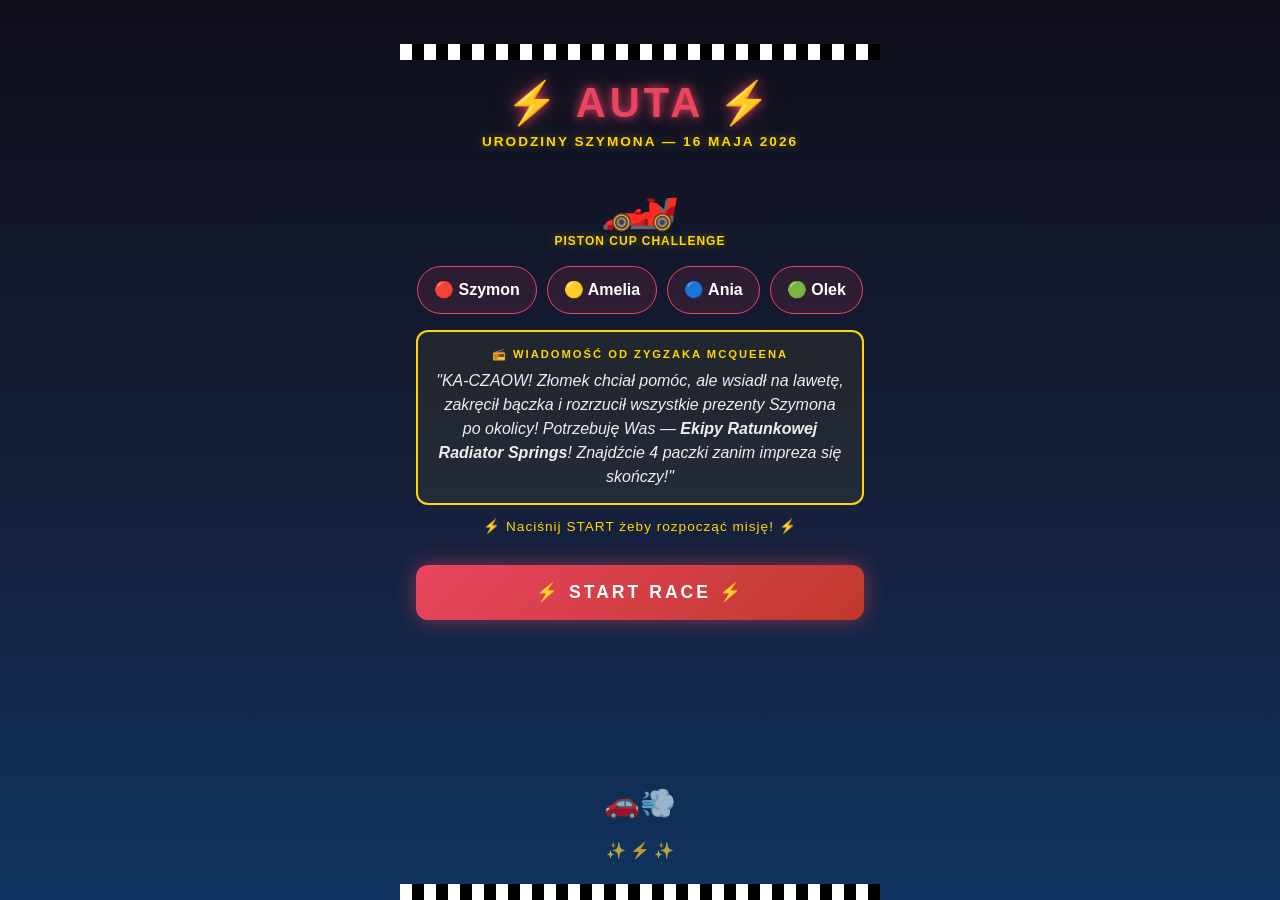
<file: index.html>
<!DOCTYPE html>
<html lang="pl">
<head>
  <meta charset="UTF-8">
  <meta name="viewport" content="width=device-width, initial-scale=1.0">
  <meta name="theme-color" content="#0f0f1a">
  <title>Auta — Urodziny Szymona ⚡</title>
  <link rel="stylesheet" href="assets/style.css">
</head>
<body>
  <div class="page">
    <div class="flag-strip"></div>

    <div class="neon-title">⚡ AUTA ⚡</div>
    <div class="gold-text">Urodziny Szymona — 16 maja 2026</div>

    <div class="hero-emoji">🏎️</div>
    <div class="gold-text" style="letter-spacing:1px;font-size:0.75rem;">PISTON CUP CHALLENGE</div>

    <div class="racers">
      <div class="racer-chip">🔴 Szymon</div>
      <div class="racer-chip">🟡 Amelia</div>
      <div class="racer-chip">🔵 Ania</div>
      <div class="racer-chip">🟢 Olek</div>
    </div>

    <div class="mission-box">
      <div class="mission-label">📻 Wiadomość od Zygzaka McQueena</div>
      <div class="mission-text">
        <em>"KA-CZAOW! Złomek chciał pomóc, ale wsiadł na lawetę, zakręcił bączka i rozrzucił wszystkie prezenty Szymona po okolicy! Potrzebuję Was — <strong>Ekipy Ratunkowej Radiator Springs</strong>! Znajdźcie 4 paczki zanim impreza się skończy!"</em>
      </div>
    </div>

    <div class="task-hint" style="margin:12px 16px;">
      ⚡ Naciśnij START żeby rozpocząć misję! ⚡
    </div>

    <a class="btn-primary" href="zadanie/1/">⚡ START RACE ⚡</a>

    <div class="bottom-deco">🚗💨<br><span style="font-size:1rem;">✨ ⚡ ✨</span></div>
    <div class="flag-strip" style="margin-top:8px;"></div>
  </div>

  <script>
    // Reset całego stanu gry przy każdym powrocie na stronę główną
    const _pfx = 'auta_szymon_26_';
    Object.keys(localStorage).filter(k => k.startsWith(_pfx)).forEach(k => localStorage.removeItem(k));
  </script>
</body>
</html>
</file>
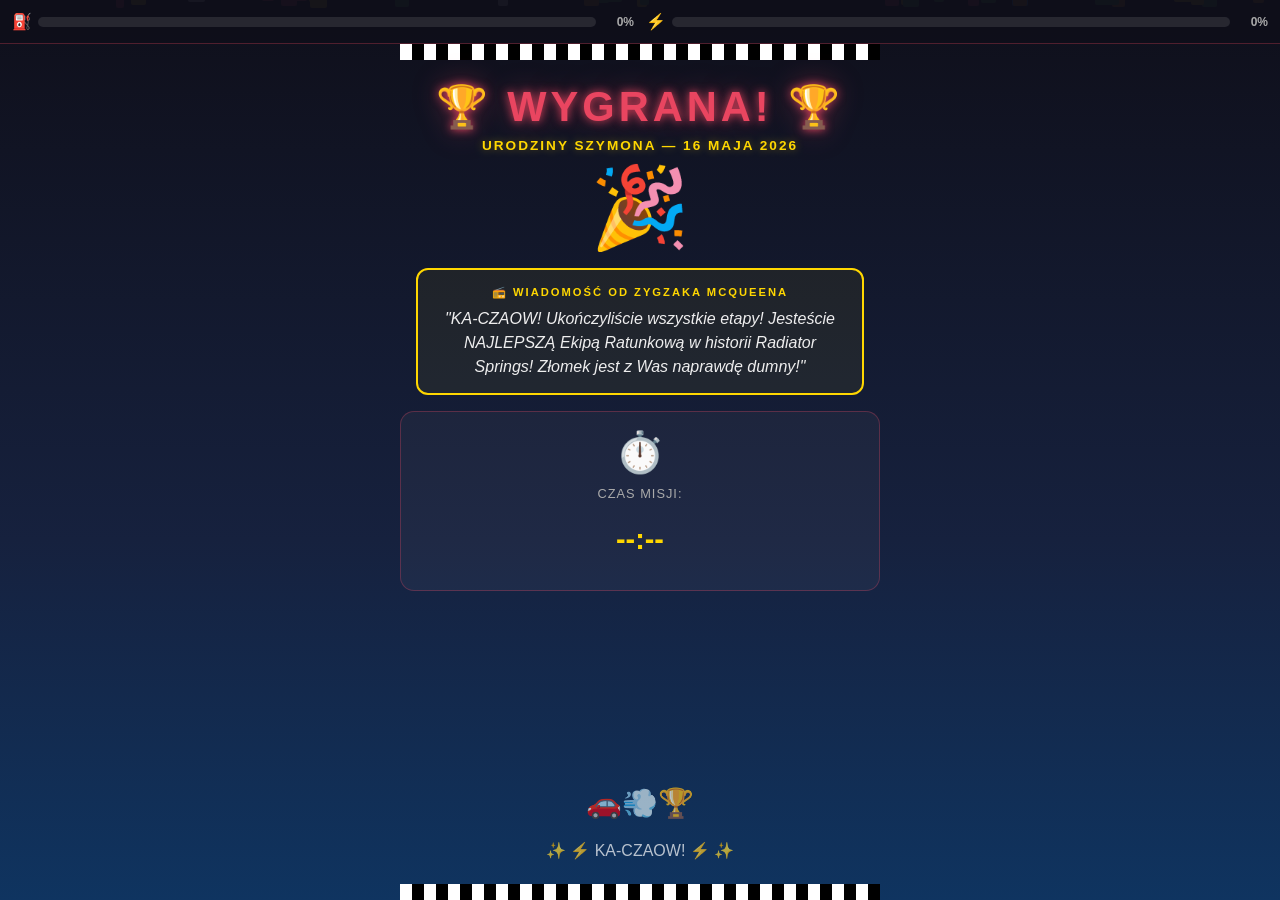
<file: final/index.html>
<!DOCTYPE html>
<html lang="pl">
<head>
  <meta charset="UTF-8">
  <meta name="viewport" content="width=device-width, initial-scale=1.0">
  <meta name="theme-color" content="#0f0f1a">
  <title>🏆 Wygraliście! — Auta Szymon</title>
  <link rel="stylesheet" href="../assets/style.css">
  <style>
    @keyframes confetti-fall {
      0%   { transform: translateY(-20px) rotate(0deg); opacity:1; }
      100% { transform: translateY(100vh)  rotate(720deg); opacity:0; }
    }
    .confetti-piece {
      position: fixed; top:-10px; width:10px; height:10px;
      border-radius:2px; animation: confetti-fall linear infinite;
      pointer-events:none; z-index:0;
    }
    .content-above { position:relative; z-index:1; }
  </style>
</head>
<body>
  <div id="confetti-container"></div>

  <div class="page content-above">
    <div class="flag-strip"></div>

    <div class="neon-title" style="margin-top:24px;">🏆 WYGRANA! 🏆</div>
    <div class="gold-text">Urodziny Szymona — 16 maja 2026</div>

    <div class="hero-emoji" style="font-size:5rem;">🎉</div>

    <div class="mission-box" style="margin:16px;">
      <div class="mission-label">📻 Wiadomość od Zygzaka McQueena</div>
      <div class="mission-text">
        <em>"KA-CZAOW! Ukończyliście wszystkie etapy!
        Jesteście NAJLEPSZĄ Ekipą Ratunkową w historii Radiator Springs!
        Złomek jest z Was naprawdę dumny!"</em>
      </div>
    </div>

    <!-- Time display -->
    <div class="task-card" style="margin:0 16px 16px;">
      <div class="task-card-icon">⏱️</div>
      <div class="task-card-text">
        <div style="font-size:0.8rem;color:#aaa;text-transform:uppercase;letter-spacing:1px;">Czas misji:</div>
        <div class="task-countdown ok" id="elapsed-time" style="font-size:1.8rem;margin-top:4px;">--:--</div>
      </div>
    </div>

    <div class="bottom-deco">🚗💨🏆<br><span style="font-size:1rem;">✨ ⚡ KA-CZAOW! ⚡ ✨</span></div>
    <div class="flag-strip" style="margin-top:8px;"></div>
  </div>

  <script src="../assets/game.js"></script>
  <script>
    // Elapsed time
    const start = GameState.getStartTime();
    if (start) {
      const ms  = Date.now() - start;
      const m   = Math.floor(ms/60000);
      const s   = Math.floor((ms%60000)/1000);
      document.getElementById('elapsed-time').textContent = m + ' min ' + s + 's';
    }

    // Confetti
    const colors = ['#e94560','#FFD700','#4CAF50','#2196F3','#FF9800','#ffffff'];
    const cont   = document.getElementById('confetti-container');
    for (let i = 0; i < 40; i++) {
      const el = document.createElement('div');
      el.className = 'confetti-piece';
      el.style.left              = Math.random()*100 + 'vw';
      el.style.background        = colors[Math.floor(Math.random()*colors.length)];
      el.style.animationDuration = (2 + Math.random()*3) + 's';
      el.style.animationDelay    = (Math.random()*3) + 's';
      el.style.width             = (8+Math.random()*10) + 'px';
      el.style.height            = (8+Math.random()*10) + 'px';
      cont.appendChild(el);
    }
  </script>
</body>
</html>
</file>
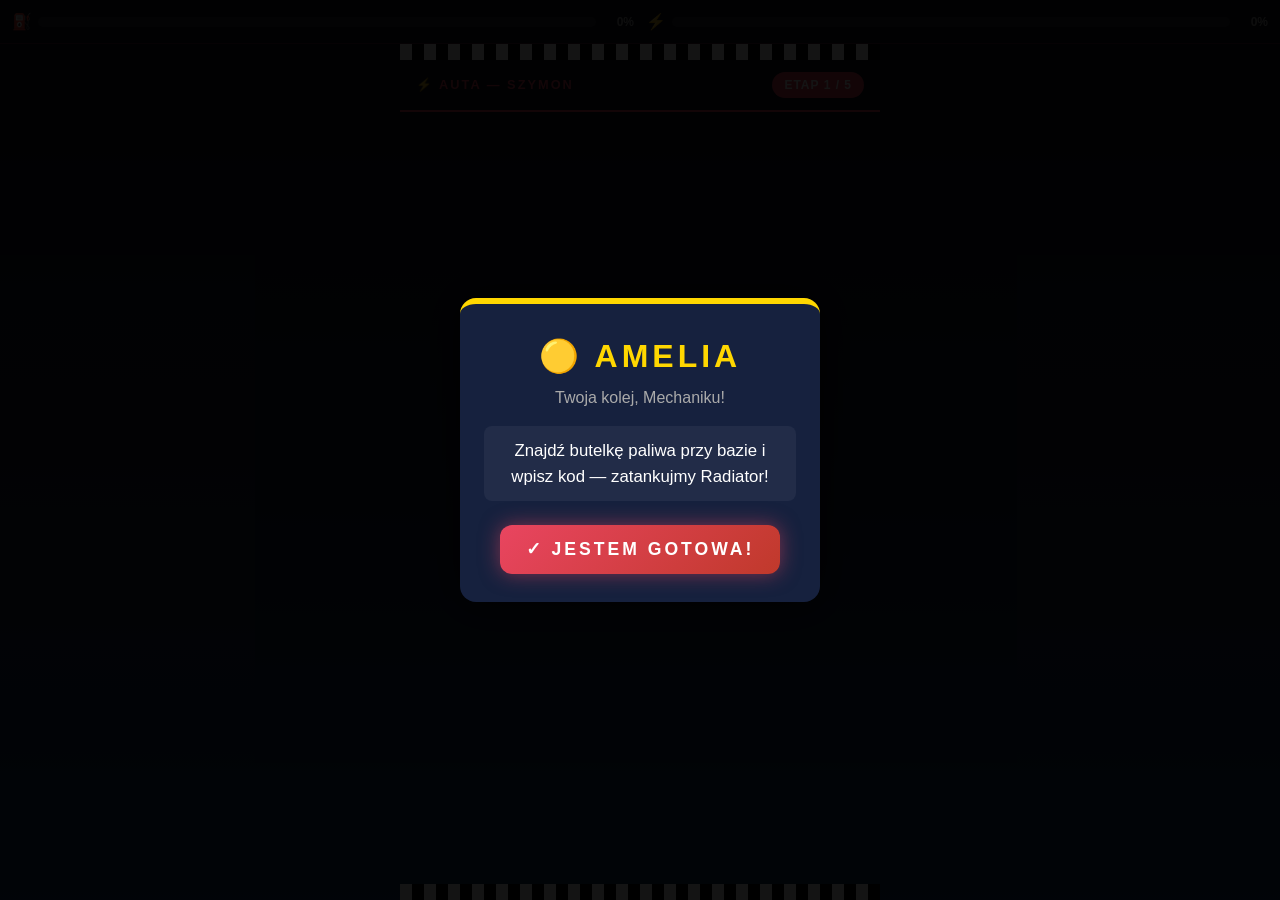
<file: zadanie/1/index.html>
<!DOCTYPE html>
<html lang="pl">
<head>
  <meta charset="UTF-8">
  <meta name="viewport" content="width=device-width, initial-scale=1.0">
  <meta name="theme-color" content="#0f0f1a">
  <title>Etap 1 — Auta Szymon</title>
  <link rel="stylesheet" href="../../assets/style.css">
</head>
<body>
  <div class="page">
    <div class="flag-strip"></div>
    <div class="task-header">
      <span class="site-name">⚡ Auta — Szymon</span>
      <span class="task-badge">ETAP 1 / 5</span>
    </div>

    <!-- Phase 1: Amelia — fuel bottle code -->
    <div id="phase-fuel" class="task-body">
      <div id="fuel-content" style="display:none;">
        <div class="task-step-label">⛽ Zatankuj Radiator!</div>
        <div class="task-title">Wpisz Kod Paliwa!</div>
        <div class="task-card" style="border-color:#FF9800;">
          <div class="task-card-icon">🔧</div>
          <div class="task-card-text">
            <em>Złomek: "Szefowo, jesteśmy bez paliwa! Znajdź butelkę paliwa przy bazie startowej i wpisz kod z naklejki!"</em>
          </div>
        </div>
        <div class="task-card" style="border-color:#FF9800;margin-top:8px;">
          <div class="task-card-icon">⛽</div>
          <div class="task-card-text">
            <strong>Paliwo (⛽)</strong><br>
            Przy każdej lokacji jest ukryta <strong>butelka paliwa</strong> z kodem. Wpisz kod żeby dolać +30% paliwa!
          </div>
        </div>
        <div class="backup-input-wrap" style="margin-top:16px;">
          <input id="fuel-code" type="text" maxlength="6" placeholder="??????"
            style="text-transform:uppercase;letter-spacing:3px;">
          <button id="fuel-submit" class="btn-primary" style="margin:0;">⛽ Tankuj!</button>
        </div>
        <div id="fuel-error" style="display:none;color:#e94560;font-size:0.88rem;margin-top:8px;text-align:center;">
          Błędny kod! Sprawdź naklejkę na butelce.
        </div>

      </div>
    </div>

    <!-- Phase 2: Olek — rhythm tap to start engine -->
    <div id="phase-engine" class="task-body" style="display:none;">
      <div id="engine-content" style="display:none;">
        <div class="task-step-label">🔑 Odpal Silnik!</div>
        <div class="task-title">Tapaj w rytm!</div>
        <div class="task-card" style="border-color:#4CAF50;">
          <div class="task-card-icon">🏎️</div>
          <div class="task-card-text">
            <em>Złomek: "Silnik nie odpala! Olek, wciskaj gaz dokładnie gdy kółko się zapali — wyczuj rytm silnika!"</em>
          </div>
        </div>
        <div style="text-align:center;margin-top:16px;">
          <div id="engine-ring" style="width:140px;height:140px;border-radius:50%;border:6px solid #333;
            margin:0 auto;display:flex;align-items:center;justify-content:center;
            font-size:3rem;transition:all 0.15s;cursor:pointer;user-select:none;">
            🏎️
          </div>
          <div id="engine-status" style="margin-top:12px;font-size:1.1rem;color:#aaa;">Czekaj na zielone...</div>
          <div style="margin-top:8px;">
            <span id="engine-score" style="font-size:1.5rem;font-weight:900;color:#4CAF50;">0</span>
            <span style="color:#888;"> / 5</span>
          </div>
          <div class="speed-progress-track" style="margin-top:8px;">
            <div class="speed-progress-fill" id="engine-fill" style="background:#4CAF50;"></div>
          </div>
        </div>
      </div>
    </div>

    <!-- Phase 3: Ania — shake to charge battery -->
    <div id="phase-shake" class="task-body" style="display:none;">
      <div id="shake-content" style="display:none;">
        <div class="task-step-label">⚡ Naładuj Baterię!</div>
        <div class="task-title">Potrząśnij Telefonem!</div>
        <div class="task-card" style="border-color:#4CAF50;">
          <div class="task-card-icon">🔋</div>
          <div class="task-card-text">
            <em>Złomek: "Stać! Bateria Radiatora jest rozładowana! Ania, potrząśnij telefonem żeby ją naładować — dopiero potem ruszamy!"</em>
          </div>
        </div>
        <div class="task-card" style="border-color:#4CAF50;margin-top:8px;">
          <div class="task-card-icon">⚡</div>
          <div class="task-card-text">
            <strong>Bateria (⚡)</strong><br>
            Każde potrząśnięcie ładuje baterię. Bez baterii auto nie jedzie! Ania jest odpowiedzialna za ładowanie!
          </div>
        </div>
        <div class="speed-widget" style="margin-top:12px;">
          <div class="speed-number" id="shake-count">0</div>
          <div class="speed-unit">/ 10 POTRZĄŚNIĘĆ</div>
          <div class="speed-progress-track">
            <div class="speed-progress-fill" id="shake-fill"></div>
          </div>
        </div>
        <button id="shake-fallback" class="btn-primary" style="display:none;margin-top:12px;">
          Dotknij 10 razy (brak akcelerometru)
        </button>
      </div>
    </div>

    <!-- Phase 4: Szymon — GPS nav to Location 0 -->
    <div id="phase-nav" class="task-body" style="display:none;">
      <div id="nav-content" style="display:none;">
        <div class="task-step-label">🎯 Stare Wraki — Cel!</div>
        <div class="task-title">Jedź za strzałką!</div>
        <div class="task-card">
          <div class="task-card-icon">📻</div>
          <div class="task-card-text">
            <em>Złomek: "Bateria naładowana — ruszajcie! Szymon, jedź za strzałką do Starych Wraków!"</em>
          </div>
        </div>
        <div class="nav-widget">
          <div class="nav-arrow-wrap" id="nav-arrow-wrap">
            <span class="nav-arrow" id="nav-arrow">⬆️</span>
          </div>
          <div class="nav-distance" id="nav-distance">-- <span>m</span></div>
          <div class="nav-hint" id="nav-hint">Szukam sygnału GPS...</div>
          <div class="nav-status" id="nav-status">Czekam na GPS...</div>
        </div>
        <div class="task-hint">Jedź za strzałką! Double-tap na status żeby pominąć (dev).</div>
      </div>
    </div>

    <!-- Phase 5: Amelia — reads hint to E2 -->
    <div id="phase-hint" class="task-body" style="display:none;">
      <div id="hint-content" style="display:none;">
        <div class="task-step-label">🗺️ Wskazówka do Etapu 2</div>
        <div class="task-title">Przeczytaj drużynie!</div>
        <div class="task-card" style="border-color:#FFD700;">
          <div class="task-card-icon">📻</div>
          <div class="task-card-text">
            <strong>Złomek:</strong> <em>"Szukajcie tagu NFC przy:"</em><br><br>
            <span style="color:#FFD700;font-weight:700;font-size:1.1rem;" id="e2-hint-text">PLACEHOLDER</span>
          </div>
        </div>

      </div>
    </div>

    <div class="flag-strip" style="margin-top:auto;"></div>
  </div>

  <script src="../../assets/game.js"></script>
  <script>
    // ── Phase 1: Amelia — fuel bottle ───────────────────────────
    showHandoff('amelia', 'Znajdź butelkę paliwa przy bazie i wpisz kod — zatankujmy Radiator!', startFuel);

    function startFuel() {
      document.getElementById('fuel-content').style.display = 'block';
      const USED_KEY = 'auta_szymon_26_refuel_1';

      function tryFuel() {
        const code = document.getElementById('fuel-code').value.trim().toUpperCase();
        if (code === FUEL_BOTTLE_CODES[1]) {
          Resources.addBenzyna(30);
          localStorage.setItem(USED_KEY, '1');
          showSuccess('amelia', 'Zbak pełny! +30% paliwa dla Radiatora! ⛽', onFuelDone);
        } else {
          const er = document.getElementById('fuel-error');
          er.style.display = 'block';
          setTimeout(() => er.style.display = 'none', 2500);
        }
      }

      document.getElementById('fuel-submit').addEventListener('click', tryFuel);
      document.getElementById('fuel-code').addEventListener('keydown', e => { if (e.key === 'Enter') tryFuel(); });

    }

    function onFuelDone() {
      document.getElementById('phase-fuel').style.display    = 'none';
      document.getElementById('phase-engine').style.display  = 'block';
      showHandoff('olek', 'Silnik nie odpala! Wciskaj gaz dokładnie gdy kółko się zapali — wyczuj rytm!', startEngine);
    }

    // ── Phase 2: Olek — rhythm tap game ─────────────────────────
    function startEngine() {
      document.getElementById('engine-content').style.display = 'block';
      const ring    = document.getElementById('engine-ring');
      const status  = document.getElementById('engine-status');
      const scoreEl = document.getElementById('engine-score');
      const fillEl  = document.getElementById('engine-fill');
      const NEEDED  = 5;
      let score = 0, active = false, canTap = true, loopTimer = null;

      // Rhythm: ring pulses green every ~1.2s, stays green for 600ms
      function pulse() {
        if (score >= NEEDED) return;
        active = true;
        ring.style.borderColor = '#4CAF50';
        ring.style.boxShadow   = '0 0 30px #4CAF50, 0 0 60px rgba(76,175,80,0.4)';
        ring.style.transform   = 'scale(1.1)';
        status.textContent     = 'TERAZ!';
        status.style.color     = '#4CAF50';
        GameAlert.beep(440, 100, 0.3);
        // Window closes after 600ms
        setTimeout(() => {
          if (!active) return; // already tapped
          active = false;
          ring.style.borderColor = '#333';
          ring.style.boxShadow   = 'none';
          ring.style.transform   = 'scale(1)';
          status.textContent     = 'Za wolno! Czekaj...';
          status.style.color     = '#e94560';
        }, 600);
        // Next pulse in 1.0-1.5s (randomized)
        loopTimer = setTimeout(pulse, 1000 + Math.random() * 500);
      }

      ring.addEventListener('click', () => {
        if (!canTap) return;
        if (active) {
          // Good tap — in the green window
          active = false;
          score++;
          scoreEl.textContent = score;
          fillEl.style.width  = (score / NEEDED * 100) + '%';
          ring.style.borderColor = '#FFD700';
          ring.style.boxShadow   = '0 0 40px #FFD700';
          ring.style.transform   = 'scale(1.2)';
          status.textContent     = 'TRAFIONY!';
          status.style.color     = '#FFD700';
          GameAlert.beep(880, 150, 0.5);
          GameAlert.vibrate([80]);
          setTimeout(() => {
            ring.style.borderColor = '#333';
            ring.style.boxShadow   = 'none';
            ring.style.transform   = 'scale(1)';
            if (score < NEEDED) {
              status.textContent = 'Czekaj na zielone...';
              status.style.color = '#aaa';
            }
          }, 300);
          if (score >= NEEDED) {
            canTap = false;
            clearTimeout(loopTimer);
            setTimeout(() => showSuccess('olek', 'Silnik odpala! BRUM BRUM! Rytm idealny! 🏎️', onEngineDone), 600);
          }
        } else {
          // Bad tap — not in the window
          ring.style.borderColor = '#e94560';
          ring.style.boxShadow   = '0 0 20px #e94560';
          status.textContent     = 'Za wcześnie! Czekaj na zielone!';
          status.style.color     = '#e94560';
          GameAlert.beep(220, 100, 0.3);
          setTimeout(() => {
            ring.style.borderColor = '#333';
            ring.style.boxShadow   = 'none';
            status.textContent     = 'Czekaj na zielone...';
            status.style.color     = '#aaa';
          }, 400);
        }
      });

      // Start first pulse after 1.5s delay
      setTimeout(pulse, 1500);
    }

    function onEngineDone() {
      document.getElementById('phase-engine').style.display = 'none';
      document.getElementById('phase-shake').style.display  = 'block';
      showHandoff('ania', 'Bateria Radiatora jest rozładowana! Potrząśnij telefonem 10 razy żeby ją naładować!', startShake);
    }

    // ── Phase 3: Ania — shake to charge battery ─────────────────
    function startShake() {
      document.getElementById('shake-content').style.display = 'block';
      document.getElementById('shake-count').textContent = '0';
      document.getElementById('shake-fill').style.width  = '0%';

      const countEl = document.getElementById('shake-count');
      const fillEl  = document.getElementById('shake-fill');

      const result = Sensors.startShake(10, Infinity,
        (cur, tot) => {
          countEl.textContent = cur;
          fillEl.style.width  = (cur / tot * 100) + '%';
          Resources.onShake(); // +2% bateria, −1% benzyna
        },
        () => showSuccess('ania', 'Bateria naładowana! Radiator gotowy do jazdy! ⚡', onShakeDone),
        null
      );

      if (result && result.fallback) {
        let taps = 0;
        const fb = document.getElementById('shake-fallback');
        fb.style.display = 'block';
        fb.onclick = () => {
          taps++; countEl.textContent = taps;
          fillEl.style.width = (taps / 10 * 100) + '%';
          Resources.onShake();
          if (taps >= 10) showSuccess('ania', 'Bateria naładowana! Radiator gotowy do jazdy! ⚡', onShakeDone);
        };
      }
    }

    function onShakeDone() {
      document.getElementById('shake-content').style.display = 'none';
      document.getElementById('phase-shake').style.display   = 'none';
      document.getElementById('phase-nav').style.display     = 'block';
      showHandoff('szymon', 'Bateria naładowana! Jedź do Starych Wraków — ty jesteś kierowcą!', startNav);
    }

    // ── Phase 4: Szymon — GPS nav to Location 0 ─────────────────
    function startNav() {
      document.getElementById('nav-content').style.display = 'block';

      const wps = STAGE1_WAYPOINTS.length >= 1 ? STAGE1_WAYPOINTS : [
        { lat: 0, lng: 0, hint: 'PLACEHOLDER: Stare Wraki' },
      ];

      Navigation.start(wps,
        (angle, dist, isClose, isLast, hint) => {
          renderNav(angle, dist, isClose, isLast, hint);
          if (isClose && isLast) {
            setTimeout(() => showSuccess('szymon', 'Stare Wraki znalezione! Dajcie telefon Amelii! 🎉', showHintPhase), 1500);
          }
        },
        () => {}
      );

      // Dev skip: double-tap (mobile) or dblclick (desktop)
      addDoubleTap(document.getElementById('nav-status'), showHintPhase);
      // Organizer skip: triple-tap/click on ETAP badge → next stage
      addTripleClick(document.querySelector('.task-badge'), () => { window.location.href = '../2/'; });
    }

    // ── Phase 5: Amelia — reads E2 hint ─────────────────────────
    function showHintPhase() {
      Navigation.stop();
      GameState.markStage(1);
      document.getElementById('phase-nav').style.display  = 'none';
      document.getElementById('phase-hint').style.display = 'block';
      showHandoff('amelia', 'Przeczytaj drużynie wskazówkę do Etapu 2 na głos — to zagadka!', () => {
        document.getElementById('hint-content').style.display = 'block';
        document.getElementById('e2-hint-text').innerHTML       = STAGE2_NFC_HINT;
      });
    }
  </script>
</body>
</html>
</file>
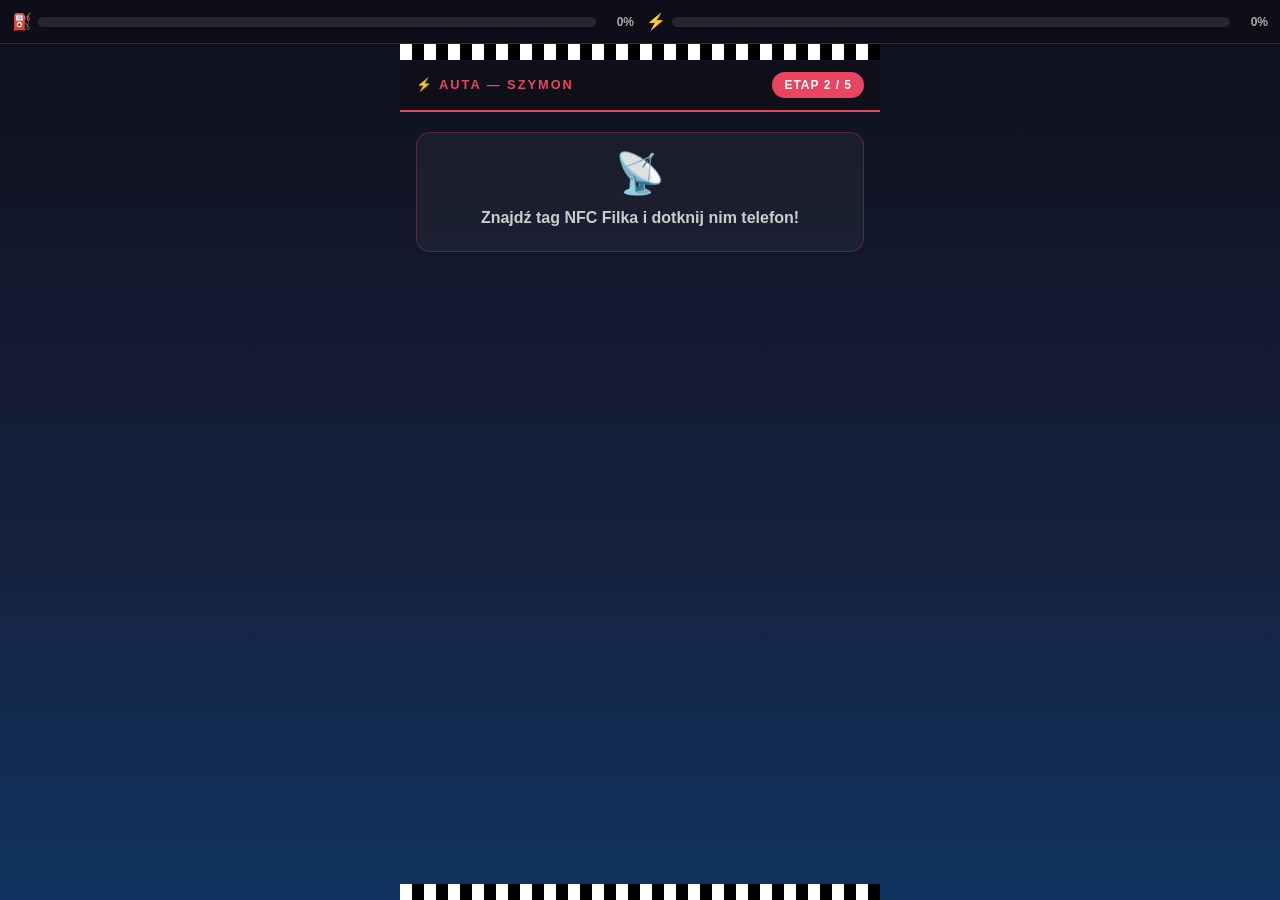
<file: zadanie/2/index.html>
<!DOCTYPE html>
<html lang="pl">
<head>
  <meta charset="UTF-8">
  <meta name="viewport" content="width=device-width, initial-scale=1.0">
  <meta name="theme-color" content="#0f0f1a">
  <title>Etap 2 — Auta Szymon</title>
  <link rel="stylesheet" href="../../assets/style.css">
</head>
<body>
  <div class="page">
    <div class="flag-strip"></div>
    <div class="task-header">
      <span class="site-name">⚡ Auta — Szymon</span>
      <span class="task-badge">ETAP 2 / 5</span>
    </div>

    <!-- NFC Gate (entry) -->
    <div id="nfc-gate" class="task-body" style="display:flex;">
      <div class="task-card">
        <div class="task-card-icon">📡</div>
        <div class="task-card-text"><strong>Znajdź tag NFC Filka i dotknij nim telefon!</strong></div>
      </div>
    </div>

    <!-- Phase 1: Amelia trivia -->
    <div id="phase-trivia" class="task-body" style="display:none;">
      <div id="trivia-content" style="display:none;">
        <div class="task-step-label">🏎️ Trivia Aut — Filk pyta!</div>
        <div class="task-title">3 pytania o Autach!</div>
        <div id="trivia-question-wrap"></div>
        <div id="trivia-result" style="display:none;margin-top:8px;text-align:center;font-size:0.95rem;"></div>
        <div id="trivia-progress" style="text-align:center;color:#aaa;font-size:0.85rem;margin-top:4px;"></div>
      </div>
    </div>

    <!-- Phase 2: Relay GPS ride (Amelia 20s → Olek 20s → Ania 20s) -->
    <div id="phase-ride" class="task-body" style="display:none;">
      <div id="ride-content" style="display:none;">
        <div class="task-step-label">💨 GPS Sprint Sztafeta!</div>
        <div class="task-title" id="ride-title">Jedź przez 20 sekund!</div>
        <div class="task-card" id="ride-card" style="border-color:#FFD700;">
          <div class="task-card-icon">🚗</div>
          <div class="task-card-text" id="ride-desc">
            <em>Złomek: "Każdy po kolei! Utrzymajcie ≥5 km/h przez 20 sekund!"</em>
          </div>
        </div>
        <div id="ride-player-banner" style="text-align:center;font-size:1.8rem;font-weight:900;
          padding:12px;border-radius:12px;margin:8px 0;transition:all 0.3s;"></div>
        <div class="speed-widget">
          <div class="speed-number" id="ride-spd">0</div>
          <div class="speed-unit">km/h</div>
          <div class="speed-progress-track">
            <div class="speed-progress-fill" id="ride-fill"></div>
          </div>
          <div style="font-size:0.85rem;color:#aaa;margin-top:4px;">
            <span id="ride-secs">0</span> / 20 sekund w ruchu
          </div>
          <div id="ride-leg-info" style="font-size:0.8rem;color:#888;margin-top:4px;"></div>
        </div>
      </div>
    </div>

    <!-- Phase 3: Szymon confirm ready -->
    <div id="phase-confirm" class="task-body" style="display:none;">
      <div id="confirm-content" style="display:none;">
        <div class="task-step-label">🗺️ Gotowi do drogi?</div>
        <div class="task-title">Sprawdź drużynę!</div>
        <div class="task-card">
          <div class="task-card-icon">🗺️</div>
          <div class="task-card-text">
            Czy wszyscy siedzą bezpiecznie?<br>
            Czy drużyna jest gotowa na dalszą podróż?<br><br>
            Jeśli tak — ruszamy!
          </div>
        </div>
        <button id="confirm-btn" class="btn-primary">✅ Gotowi — ruszamy!</button>
      </div>
    </div>

    <div class="flag-strip" style="margin-top:auto;"></div>
  </div>

  <script src="../../assets/game.js"></script>
  <script>
    // NFC gate entry (FLIK22)
    if (checkNFCToken(2)) {
      document.getElementById('nfc-gate').style.display = 'none';
      startStage();
    }

    function startStage() {
      startEnergyMonitoring();
      document.getElementById('phase-trivia').style.display = 'block';
      showHandoff('amelia', 'Odpowiedz na 3 pytania o filmie Auta — 2 z 3 muszą być poprawne!', startTrivia);
    }

    // CARS TRIVIA
    const QUESTIONS = [
      { q: 'Jakiego koloru jest Zygzak McQueen?',            options: ['Czerwony','Niebieski','Zielony'], correct: 0 },
      { q: 'Jak nazywa się laweta — przyjaciel Zygzaka?',    options: ['Złomek','Filk','Ramona'],         correct: 0 },
      { q: 'W jakim mieście mieszka Zygzak po wyścigu?',     options: ['Radiator Springs','Nowy Jork','Las Vegas'], correct: 0 },
    ];
    let triviaIdx = 0, triviaCorrect = 0;

    function startTrivia() {
      document.getElementById('trivia-content').style.display = 'block';
      showTriviaQuestion();
    }

    function showTriviaQuestion() {
      const q = QUESTIONS[triviaIdx];
      document.getElementById('trivia-progress').textContent =
        `Pytanie ${triviaIdx+1} z ${QUESTIONS.length} | Poprawne: ${triviaCorrect}`;
      document.getElementById('trivia-question-wrap').innerHTML = `
        <div class="task-card">
          <div class="task-card-icon">🤔</div>
          <div class="task-card-text" style="font-size:1.1rem;font-weight:700;">${q.q}</div>
        </div>
        <div style="display:flex;flex-direction:column;gap:8px;margin-top:8px;">
          ${q.options.map((opt, i) =>
            `<button class="btn-primary trivia-opt" data-idx="${i}"
              style="background:rgba(255,255,255,0.06);border:1.5px solid rgba(233,69,96,0.3);">${opt}</button>`
          ).join('')}
        </div>`;
      document.querySelectorAll('.trivia-opt').forEach(btn =>
        btn.addEventListener('click', () => onTriviaAnswer(Number(btn.dataset.idx)))
      );
    }

    function onTriviaAnswer(idx) {
      const q = QUESTIONS[triviaIdx];
      const res = document.getElementById('trivia-result');
      if (idx === q.correct) {
        triviaCorrect++;
        res.textContent = '✅ Poprawnie!'; res.style.color = '#4CAF50';
      } else {
        res.textContent = `❌ Nie! Prawidłowa: ${q.options[q.correct]}`; res.style.color = '#e94560';
      }
      res.style.display = 'block';
      setTimeout(() => {
        res.style.display = 'none';
        triviaIdx++;
        if (triviaIdx >= QUESTIONS.length) {
          if (triviaCorrect >= 2) { onTriviaSuccess(); }
          else {
            triviaIdx = 0; triviaCorrect = 0;
            document.getElementById('trivia-progress').textContent = 'Za mało! Próbujcie ponownie...';
            setTimeout(showTriviaQuestion, 1200);
          }
        } else { showTriviaQuestion(); }
      }, 1500);
    }

    function onTriviaSuccess() {
      showSuccess('amelia', '3 pytania zaliczone! Amelia wie wszystko o Autach! 🏎️', () => {
        document.getElementById('phase-trivia').style.display = 'none';
        document.getElementById('phase-ride').style.display   = 'block';
        startRelayRide();
      });
    }

    // RELAY GPS RIDE — 3 legs: Amelia 20s → Olek 20s → Ania 20s
    const RELAY_LEGS = [
      { player: 'amelia', name: '🟡 AMELIA', color: '#FFD700', secs: 20 },
      { player: 'olek',   name: '🟢 OLEK',   color: '#4CAF50', secs: 20 },
      { player: 'ania',   name: '🔵 ANIA',   color: '#2196F3', secs: 20 },
    ];
    let relayLeg = 0;

    function startRelayRide() {
      relayLeg = 0;
      startRelayLeg();
    }

    function startRelayLeg() {
      const leg = RELAY_LEGS[relayLeg];
      const isFirst = relayLeg === 0;

      // Show handoff with alert
      if (!isFirst) GameAlert.playerChange(leg.player);

      showHandoff(leg.player, `Twoja kolej! Jedź ≥5 km/h przez ${leg.secs} sekund! (zmiana ${relayLeg+1}/3)`, () => {
        document.getElementById('ride-content').style.display = 'block';

        // Update UI with current player
        const banner = document.getElementById('ride-player-banner');
        banner.textContent = leg.name;
        banner.style.background = leg.color + '33';
        banner.style.border     = '3px solid ' + leg.color;
        banner.style.color      = leg.color;

        document.getElementById('ride-title').textContent = `Zmiana ${relayLeg+1}/3 — ${leg.secs}s!`;
        document.getElementById('ride-card').style.borderColor = leg.color;
        document.getElementById('ride-desc').innerHTML =
          `<em>Złomek: "${leg.name}, jazda! Utrzymaj ≥5 km/h przez ${leg.secs} sekund!"</em>`;
        document.getElementById('ride-secs').textContent = '0';
        document.getElementById('ride-fill').style.width = '0%';
        document.getElementById('ride-fill').style.background = leg.color;
        document.getElementById('ride-leg-info').textContent =
          `Zmiana ${relayLeg+1} z 3 | ${RELAY_LEGS.map((l,i) => i===relayLeg ? '['+l.name+']' : l.name).join(' → ')}`;

        runRelayGps(leg);
      });
    }

    function runRelayGps(leg) {
      const spdEl  = document.getElementById('ride-spd');
      const fillEl = document.getElementById('ride-fill');
      const secsEl = document.getElementById('ride-secs');
      const TARGET = leg.secs;
      let movingSecs = 0, prevPos = null, prevTime = null;

      const watchId = navigator.geolocation.watchPosition(pos => {
        const now = Date.now(), lat = pos.coords.latitude, lng = pos.coords.longitude;
        let spd = 0;
        if (prevPos && prevTime) {
          const dt = (now - prevTime) / 1000;
          const dist = haversineM(prevPos.lat, prevPos.lng, lat, lng);
          spd = dt > 0 ? (dist / dt) * 3.6 : 0;
        }
        prevPos = { lat, lng }; prevTime = now;
        spdEl.textContent = Math.round(spd);
        if (spd >= 5) movingSecs = Math.min(TARGET, movingSecs + 1);
        fillEl.style.width = (movingSecs / TARGET * 100) + '%';
        secsEl.textContent = Math.round(movingSecs);
        if (movingSecs >= TARGET) {
          navigator.geolocation.clearWatch(watchId);
          onRelayLegDone();
        }
      }, null, { enableHighAccuracy: true, maximumAge: 1000 });
    }

    function onRelayLegDone() {
      const leg = RELAY_LEGS[relayLeg];
      const msgs = [
        'Amelia pędziła jak Zygzak! Zmiana 1 zaliczona! 🟡',
        'Olek gnał jak wiatr! Zmiana 2 zaliczona! 🟢',
        'Ania dała czadu! Sztafeta kompletna! 🔵',
      ];
      relayLeg++;
      showSuccess(leg.player, msgs[relayLeg-1], () => {
        if (relayLeg < RELAY_LEGS.length) {
          document.getElementById('ride-content').style.display = 'none';
          startRelayLeg();
        } else {
          onRideSuccess();
        }
      });
    }

    function onRideSuccess() {
      showSuccess('ania', 'Sztafeta ukończona! Cała drużyna dała radę! 💨', () => {
        document.getElementById('phase-ride').style.display    = 'none';
        document.getElementById('phase-confirm').style.display = 'block';
        showHandoff('szymon', 'Sprawdź czy drużyna jest gotowa do drogi!', () => {
          document.getElementById('confirm-content').style.display = 'block';
          document.getElementById('confirm-btn').addEventListener('click', onConfirmSuccess);
        });
      });
    }

    function onConfirmSuccess() {
      showSuccess('szymon', 'Trasa potwierdzona! Drużyna wie dokąd jechać! 🗺️', () => {
        GameState.markStage(2);
        window.location.href = '../3/';
      });
    }
    // Organizer skip: triple-tap/click on ETAP badge → next stage
    addTripleClick(document.querySelector('.task-badge'), () => { window.location.href = '../3/'; });
  </script>
</body>
</html>
</file>
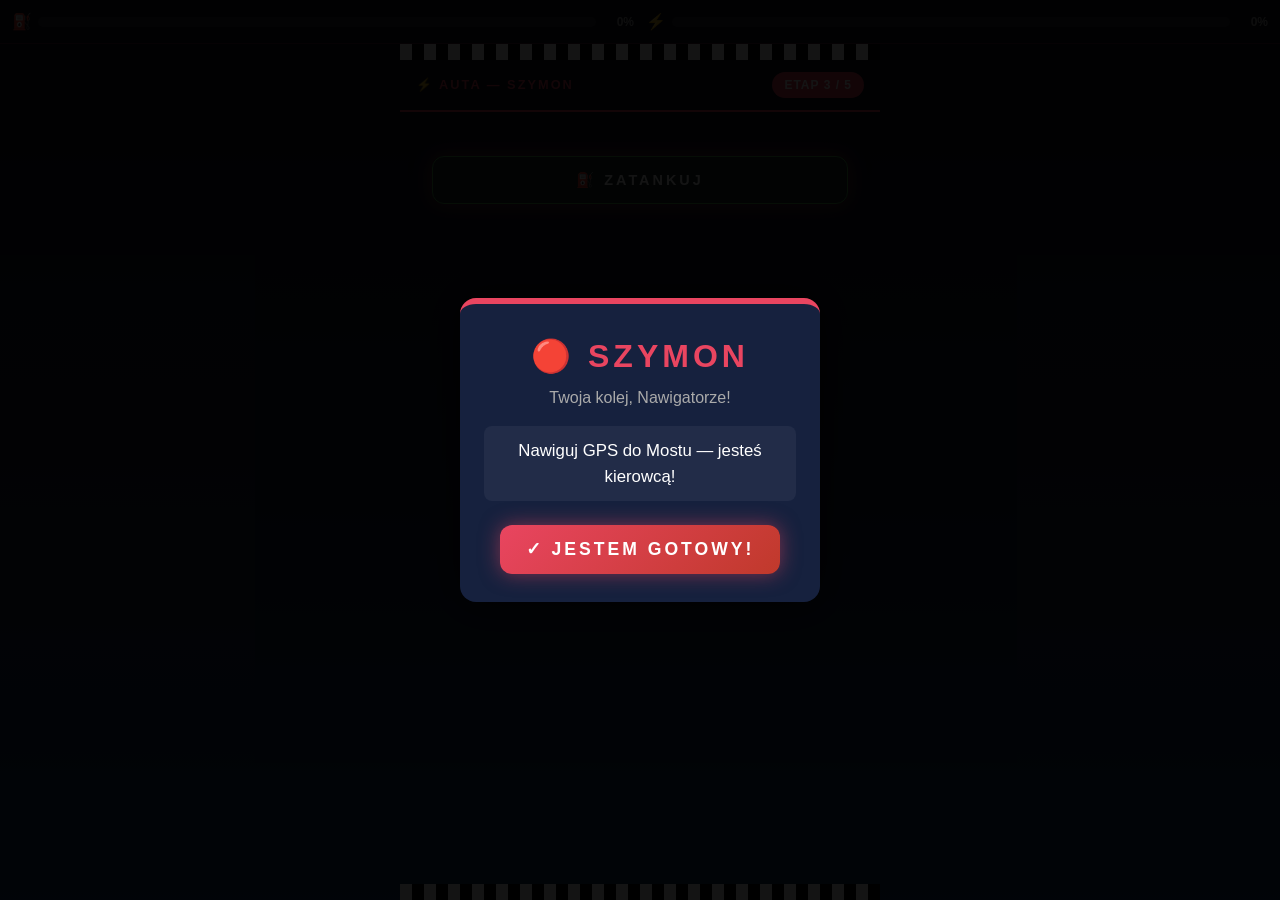
<file: zadanie/3/index.html>
<!DOCTYPE html>
<html lang="pl">
<head>
  <meta charset="UTF-8">
  <meta name="viewport" content="width=device-width, initial-scale=1.0">
  <meta name="theme-color" content="#0f0f1a">
  <title>Etap 3 — Auta Szymon</title>
  <link rel="stylesheet" href="../../assets/style.css">
  <style>
    @keyframes radar-blink {
      0%   { opacity: 0; transform: scale(0.5); }
      50%  { opacity: 1; transform: scale(1.2); }
      100% { opacity: 1; transform: scale(1); }
    }
  </style>
</head>
<body>
  <div class="page">
    <div class="flag-strip"></div>
    <div class="task-header">
      <span class="site-name">⚡ Auta — Szymon</span>
      <span class="task-badge">ETAP 3 / 5</span>
    </div>

    <!-- Phase 1: Szymon GPS nav -->
    <div id="phase-nav" class="task-body">
      <div id="nav-content" style="display:none;">
        <div class="task-step-label">🗺️ Nawiguj do Mostu</div>
        <div class="task-title">Szukamy Paczki przy Moście!</div>
        <div class="task-card">
          <div class="task-card-icon">📻</div>
          <div class="task-card-text"><em>Złomek: "Paczka Szymona! Jedźcie za strzałką!"</em></div>
        </div>
        <div class="nav-widget">
          <div class="nav-arrow-wrap" id="nav-arrow-wrap">
            <span class="nav-arrow" id="nav-arrow">⬆️</span>
          </div>
          <div class="nav-distance" id="nav-distance">-- <span>m</span></div>
          <div class="nav-hint" id="nav-hint">Szukam sygnału GPS...</div>
          <div class="nav-status" id="nav-status">Czekam na GPS...</div>
        </div>
        <div class="task-hint">Jedź za strzałką! Dblclick na status żeby pominąć (dev).</div>
      </div>
    </div>

    <!-- Phase 2: Amelia NFC entry -->
    <div id="phase-nfc" class="task-body" style="display:none;">
      <div id="nfc-content" style="display:none;">
        <div class="task-step-label">📡 Jesteście blisko!</div>
        <div class="task-title">Amelio, przeczytaj wskazówki i znajdź tag!</div>
        <div class="task-card" style="border-color:#FFD700;">
          <div class="task-card-icon">🔍</div>
          <div class="task-card-text">
            <strong>Wskazówka od Złomka:</strong><br><br>
            <span style="color:#FFD700;" id="e3-nfc-hint">PLACEHOLDER</span>
          </div>
        </div>
         <div class="task-card">
          <div class="task-card-icon">📡</div>
          <div class="task-card-text"><strong>Jak znajdziesz tag — dotknij nim telefonu!</strong></div>
        </div>
        <div class="task-hint">Dblclick na tytuł żeby pominąć NFC (dev).</div>
      </div>
    </div>

    <!-- Phase 3b: Olek — radar car detection -->
    <div id="phase-count" class="task-body" style="display:none;">
      <div id="count-content" style="display:none;">
        <div class="task-step-label">📡 Radar Samochodowy!</div>
        <div class="task-title">Tapaj auta na radarze!</div>
        <div class="task-card" style="border-color:#4CAF50;">
          <div class="task-card-icon">📡</div>
          <div class="task-card-text">
            <em>Złomek: "Olek, włącz radar i łap auta! Jak zobaczysz auto na radarze — tapnij je szybko!"</em>
          </div>
        </div>
        <div style="position:relative;width:220px;height:220px;margin:16px auto 0;border-radius:50%;
          border:3px solid #4CAF50;background:rgba(76,175,80,0.05);overflow:hidden;" id="radar-area">
          <!-- Sweep line (CSS animated) -->
          <div id="radar-sweep" style="position:absolute;top:50%;left:50%;width:50%;height:2px;
            background:linear-gradient(90deg,#4CAF50,transparent);transform-origin:left center;
            transform:rotate(0deg);"></div>
          <!-- Center dot -->
          <div style="position:absolute;top:50%;left:50%;width:8px;height:8px;background:#4CAF50;
            border-radius:50%;transform:translate(-50%,-50%);"></div>
          <!-- Concentric rings -->
          <div style="position:absolute;inset:25%;border:1px solid rgba(76,175,80,0.2);border-radius:50%;"></div>
          <div style="position:absolute;inset:10%;border:1px solid rgba(76,175,80,0.15);border-radius:50%;"></div>
        </div>
        <div style="text-align:center;margin-top:8px;">
          <span style="font-size:1.3rem;font-weight:900;color:#4CAF50;" id="radar-score">0</span>
          <span style="color:#888;"> / 5 aut złapanych</span>
        </div>
        <div id="radar-timer" style="text-align:center;color:#aaa;font-size:0.9rem;margin-top:4px;">15s</div>
      </div>
    </div>

    <!-- Phase 4: Ania reaction game -->
    <div id="phase-game" class="task-body" style="display:none;">
      <div id="game-content" style="display:none;">
        <div class="task-step-label">🏎️ Pit Stop Chaos!</div>
        <div class="task-title">Klikaj szybko!</div>
        <div class="task-card">
          <div class="task-card-icon">🔧</div>
          <div class="task-card-text">
            <em>"Klikajcie podświetlone narzędzia w tej samej kolejności!"</em>
          </div>
        </div>
        <div class="task-countdown ok" id="game-timer">10s</div>
        <div class="reaction-grid" id="reaction-grid"></div>
        <div class="task-hint" id="game-status">Zapamiętaj kolejność!</div>
        <button id="game-retry" class="btn-primary" style="display:none;margin-top:12px;">🔄 Spróbuj ponownie</button>
      </div>
    </div>

    <div class="flag-strip" style="margin-top:auto;"></div>
  </div>

  <script src="../../assets/game.js"></script>
  <script>
    initFuelBottle(3);
    startEnergyMonitoring();

    // Organizer skip: triple-tap on ETAP badge → next stage (always available)
    addTripleClick(document.querySelector('.task-badge'), () => { window.location.href = '../4/'; });

    // Detect if arrived via NFC tag scan (kids are already at the location)
    const arrivedViaNFC = new URLSearchParams(window.location.search).get('nfc') === '1';

    if (arrivedViaNFC) {
      // Already at Most — skip GPS nav + NFC scan, go straight to Olek's count task
      document.getElementById('phase-nav').style.display = 'none';
      startCountPhase();
      // Move fuel bottle to the active phase so it stays visible
      const fw = document.getElementById('fuel-bottle-wrap');
      if (fw) document.getElementById('phase-count').appendChild(fw);
    } else {
      // Normal flow: GPS nav → NFC → game
      // Step 1: Szymon GPS nav
      showHandoff('szymon', 'Nawiguj GPS do Mostu — jesteś kierowcą!', startNav);
    }

    function startNav() {
      document.getElementById('nav-content').style.display = 'block';
      const waypoints = STAGE3_WAYPOINTS.length > 0 ? STAGE3_WAYPOINTS :
        [{ lat: 0, lng: 0, hint: 'PLACEHOLDER: uzupełnij współrzędne Mostu' }];
      Navigation.start(waypoints,
        (angle, dist, isClose, isLast, hint) => {
          renderNav(angle, dist, isClose, isLast, hint);
          if (isClose && isLast) setTimeout(() => showSuccess('szymon', 'Most znaleziony! Paczka gdzieś tu jest! 📦', showNFCPhase), 1500);
        },
        (idx, isFinal, nextHint) => {
          if (!isFinal && nextHint) document.getElementById('nav-hint').textContent = '✓ ' + nextHint;
        }
      );
      addDoubleTap(document.getElementById('nav-status'), showNFCPhase);
    }

    function showNFCPhase() {
      Navigation.stop();
      document.getElementById('phase-nav').style.display = 'none';
      document.getElementById('phase-nfc').style.display = 'block';
      // Step 2: Amelia scans NFC tag
      showHandoff('amelia', 'Jesteście blisko! Przeczytaj wskazówki i znajdź tag NFC!', () => {
        document.getElementById('nfc-content').style.display = 'block';
        document.getElementById('e3-nfc-hint').innerHTML = STAGE3_NFC_HINT;
        if (checkNFCToken(3)) { showSuccess('amelia','Tag odblokowany! Wchodzimy na Most! 📡', startCountPhase); return; }
        // Dev skip: double-tap title to skip NFC → go to Olek's count task
        addDoubleTap(document.querySelector('#phase-nfc .task-title'), startCountPhase);
      });
    }

    function startCountPhase() {
      document.getElementById('phase-nfc').style.display   = 'none';
      document.getElementById('phase-count').style.display = 'block';
      showHandoff('olek', 'Włącz radar i łap auta! Tapnij auto gdy pojawi się na radarze!', () => {
        document.getElementById('count-content').style.display = 'block';
        runRadarGame();
      });
    }

    // RADAR GAME: sweep line rotates, cars appear randomly, tap to catch
    function runRadarGame() {
      const area    = document.getElementById('radar-area');
      const sweep   = document.getElementById('radar-sweep');
      const scoreEl = document.getElementById('radar-score');
      const timerEl = document.getElementById('radar-timer');
      const NEEDED = 5, TIME = 15;
      let score = 0, timeLeft = TIME, done = false;
      const CAR_EMOJIS = ['🏎️','🚗','🚙','🏁'];

      // Animate sweep line
      let sweepAngle = 0;
      const sweepInterval = setInterval(() => {
        sweepAngle = (sweepAngle + 3) % 360;
        sweep.style.transform = `rotate(${sweepAngle}deg)`;
      }, 30);

      // Timer
      const timerInterval = setInterval(() => {
        if (done) return;
        timeLeft--;
        timerEl.textContent = timeLeft + 's';
        if (timeLeft <= 0 && !done) {
          done = true;
          clearInterval(sweepInterval);
          clearInterval(timerInterval);
          clearInterval(spawnInterval);
          // Time's up but still allow retry
          timerEl.textContent = 'Czas minął! Ale złapałeś ' + score + '!';
          if (score >= NEEDED) {
            onRadarWin();
          } else {
            // Restart with fresh time
            setTimeout(() => {
              score = 0; timeLeft = TIME; scoreEl.textContent = '0';
              done = false; runRadarGame();
            }, 1500);
          }
        }
      }, 1000);

      // Spawn cars at random positions
      const spawnInterval = setInterval(() => {
        if (done) return;
        spawnCar();
      }, 1200 + Math.random() * 800);

      function spawnCar() {
        const car = document.createElement('div');
        const emoji = CAR_EMOJIS[Math.floor(Math.random() * CAR_EMOJIS.length)];
        // Random position within circle (polar coordinates)
        const angle = Math.random() * 2 * Math.PI;
        const radius = 20 + Math.random() * 70; // 20-90px from center
        const cx = 110 + Math.cos(angle) * radius - 18;
        const cy = 110 + Math.sin(angle) * radius - 18;
        car.style.cssText = `position:absolute;left:${cx}px;top:${cy}px;font-size:2rem;
          cursor:pointer;user-select:none;z-index:10;transition:all 0.2s;
          animation:radar-blink 0.3s ease-in;`;
        car.textContent = emoji;
        car.addEventListener('click', () => {
          if (done) return;
          score++;
          scoreEl.textContent = score;
          car.style.transform = 'scale(1.5)';
          car.style.opacity = '0';
          GameAlert.beep(660 + score * 100, 100, 0.4);
          GameAlert.vibrate([50]);
          setTimeout(() => car.remove(), 200);
          if (score >= NEEDED) {
            done = true;
            clearInterval(sweepInterval);
            clearInterval(timerInterval);
            clearInterval(spawnInterval);
            onRadarWin();
          }
        });
        area.appendChild(car);
        // Auto-remove after 2.5s if not tapped
        setTimeout(() => { if (car.parentNode) { car.style.opacity = '0'; setTimeout(() => car.remove(), 200); } }, 2500);
      }

      // Spawn first car immediately
      setTimeout(spawnCar, 500);

      function onRadarWin() {
        setTimeout(() => showSuccess('olek', 'Radar działa! 5 aut złapanych! Olek jest super-zwiadowcą! 📡', startGamePhase), 500);
      }
    }

    function startGamePhase() {
      document.getElementById('phase-nfc').style.display   = 'none';
      document.getElementById('phase-count').style.display = 'none';
      document.getElementById('phase-game').style.display  = 'block';
      // Step 4: Ania reaction game
      showHandoff('ania', 'Zapamiętaj kolejność 4 narzędzi i kliknij je w tej samej kolejności w 10 sekund!', () => {
        document.getElementById('game-content').style.display = 'block';
        runReactionGame();
      });
    }

    // REACTION GAME: 4 icons, sequence length 4, 10s time limit
    const ICONS = ['🔧','🔩','🪛','⚙️'];
    const SEQ_LEN = 4, TIME_LIMIT = 10000;
    let gameActive = false;   // prevents old timer loops from interfering

    function runReactionGame() {
      gameActive = false;     // kill any old tick loop
      const grid    = document.getElementById('reaction-grid');
      const timerEl = document.getElementById('game-timer');
      const statusEl = document.getElementById('game-status');
      const retryEl  = document.getElementById('game-retry');
      retryEl.style.display = 'none';
      timerEl.textContent = Math.ceil(TIME_LIMIT/1000) + 's';
      timerEl.className = 'task-countdown ok';
      grid.innerHTML = '';
      const btns = ICONS.map((icon, i) => {
        const b = document.createElement('button');
        b.className = 'reaction-btn';
        b.style.background = `hsl(${i*90},60%,25%)`;
        b.textContent = icon; b.dataset.idx = i;
        grid.appendChild(b); return b;
      });
      // Fisher-Yates shuffle — each icon exactly once, no duplicates
      const seq = ICONS.map((_,i) => i);
      for (let i = seq.length - 1; i > 0; i--) {
        const j = Math.floor(Math.random() * (i + 1));
        [seq[i], seq[j]] = [seq[j], seq[i]];
      }
      let step = 0;
      statusEl.textContent = 'Zapamiętaj kolejność...';
      let showIdx = 0;
      function showNext() {
        if (showIdx > 0) btns[seq[showIdx-1]].classList.remove('active');
        if (showIdx >= seq.length) { statusEl.textContent = 'Teraz klikaj w tej samej kolejności!'; startInput(); return; }
        btns[seq[showIdx]].classList.add('active');
        showIdx++;
        setTimeout(showNext, 700);
      }
      setTimeout(showNext, 500);

      function startInput() {
        gameActive = true;
        let deadline = Date.now() + TIME_LIMIT;
        function tick() {
          if (!gameActive) return;   // old loop — stop
          const left = Math.max(0, Math.ceil((deadline - Date.now()) / 1000));
          timerEl.textContent = left + 's';
          timerEl.className   = 'task-countdown ' + (left <= 3 ? 'warning' : 'ok');
          if (left > 0) setTimeout(tick, 500); else onFail();
        }
        tick();
        btns.forEach(b => b.addEventListener('click', () => {
          if (!gameActive) return;
          if (Number(b.dataset.idx) === seq[step]) {
            b.style.background = 'rgba(76,175,80,0.4)'; step++;
            if (step >= seq.length) onWin();
          } else { onFail(); }
        }, { once: true }));
      }
      function onWin()  { gameActive = false; showSuccess('ania', 'Wszystkie narzędzia w kolejności! Pit Stop rozwiązany! 🔧', onGameSuccess); }
      function onFail() {
        if (!gameActive) return;   // prevent double-fire from stale tick
        gameActive = false;
        statusEl.textContent = '❌ Błąd! Spróbuj ponownie!'; retryEl.style.display = 'block';
        retryEl.onclick = () => { retryEl.style.display='none'; runReactionGame(); };
      }
    }

    function onGameSuccess() {
      GameState.markStage(3);
      window.location.href = '../4/';
    }
  </script>
</body>
</html>
</file>
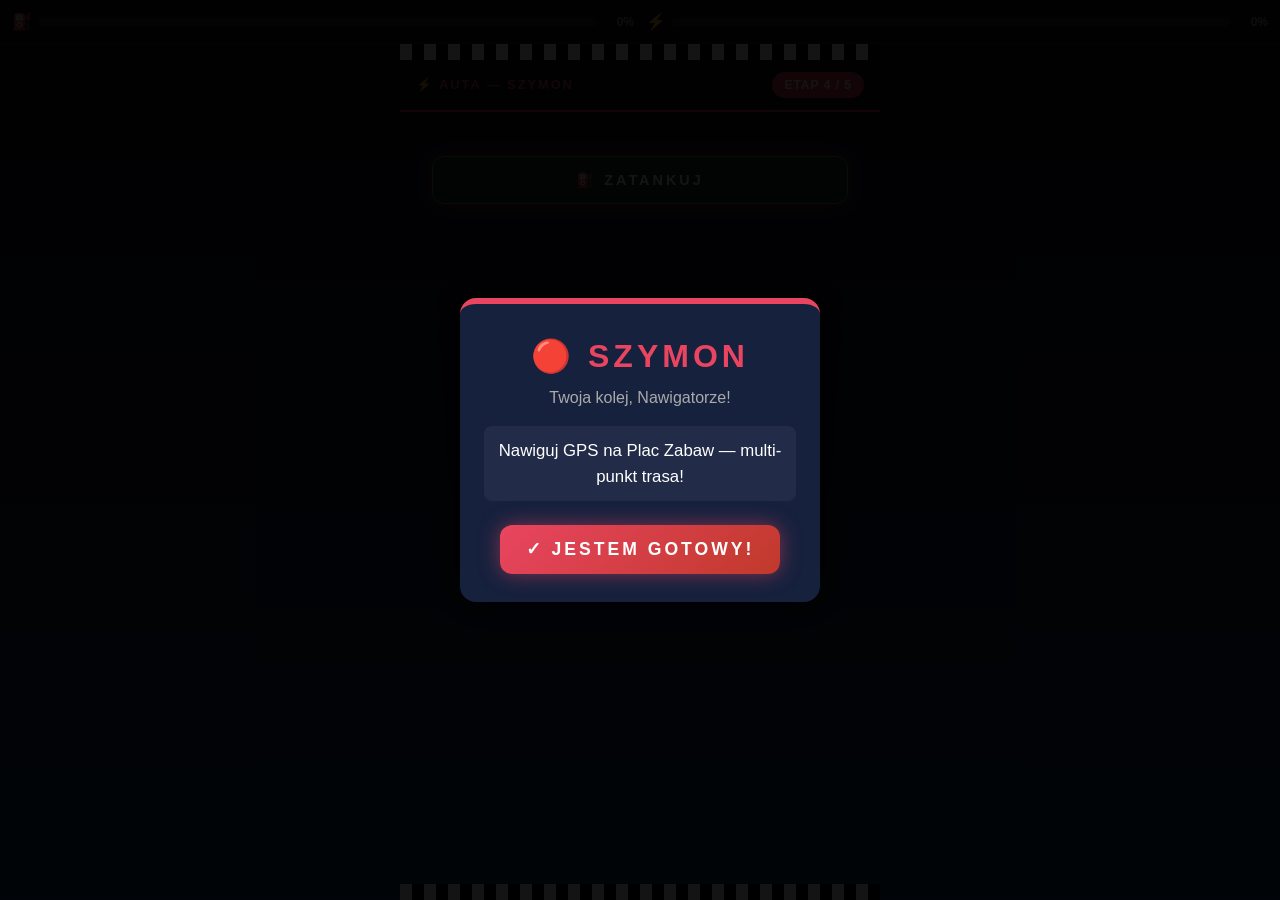
<file: zadanie/4/index.html>
<!DOCTYPE html>
<html lang="pl">
<head>
  <meta charset="UTF-8">
  <meta name="viewport" content="width=device-width, initial-scale=1.0">
  <meta name="theme-color" content="#0f0f1a">
  <title>Etap 4 — Auta Szymon</title>
  <link rel="stylesheet" href="../../assets/style.css">
</head>
<body>
  <div class="page">
    <div class="flag-strip"></div>
    <div class="task-header">
      <span class="site-name">⚡ Auta — Szymon</span>
      <span class="task-badge">ETAP 4 / 5</span>
    </div>

    <!-- Phase 1: Szymon GPS nav -->
    <div id="phase-nav" class="task-body">
      <div id="nav-content" style="display:none;">
        <div class="task-step-label">🗺️ Nawiguj na Plac Zabaw</div>
        <div class="task-title">Szukamy Paczki na Placu Zabaw!</div>
        <div class="nav-widget">
          <div class="nav-arrow-wrap" id="nav-arrow-wrap">
            <span class="nav-arrow" id="nav-arrow">⬆️</span>
          </div>
          <div class="nav-distance" id="nav-distance">--</div>
          <div class="nav-hint" id="nav-hint">Szukam GPS...</div>
          <div class="nav-status" id="nav-status">Czekam na GPS...</div>
        </div>
        <div class="task-hint">Jedź za strzałką! Dblclick na status żeby pominąć (dev).</div>
      </div>
    </div>

    <!-- NFC gate (shared, no handoff) -->
    <div id="phase-nfc" class="task-body" style="display:none;">
      <div class="task-step-label">📡 Jesteście blisko!</div>
      <div class="task-title" style="margin-bottom:8px;">Amelio, przeczytaj wskazówki i znajdź tag!</div>
      <div class="task-card" style="border-color:#FFD700;">
        <div class="task-card-icon">🔍</div>
        <div class="task-card-text">
          <strong>Wskazówka od Złomka:</strong><br><br>
          <span style="color:#FFD700;" id="e4-nfc-hint">PLACEHOLDER</span>
        </div>
      </div>
      <div class="task-card"><div class="task-card-icon">📡</div>
        <div class="task-card-text"><strong>Jak znajdziesz tag — dotknij nim telefonu!</strong></div></div>
      <div class="task-hint">Dblclick na tytuł żeby pominąć NFC (dev).</div>
    </div>

    <!-- Phase 2: Amelia memory match -->
    <div id="phase-memory" class="task-body" style="display:none;">
      <div id="memory-content" style="display:none;">
        <div class="task-step-label">🃏 Memory — Bohaterowie Aut</div>
        <div class="task-title">Znajdź pary!</div>
        <div class="task-card">
          <div class="task-card-icon">⏱️</div>
          <div class="task-card-text">
            Dopasuj wszystkie pary zanim czas minie!<br>
            <div class="task-countdown ok" id="mem-timer" style="font-size:1.8rem;margin-top:8px;">90s</div>
          </div>
        </div>
        <div class="memory-grid" id="memory-grid"></div>
        <button id="mem-retry" class="btn-primary" style="display:none;margin-top:12px;">🔄 Spróbuj ponownie</button>
      </div>
    </div>

    <!-- Phase 3: Speed sequence container -->
    <div id="phase-speed" class="task-body" style="display:none;">
      <div id="speed-content" style="display:none;">
        <div class="task-step-label" id="spd-label">💨 Sekwencja Prędkości</div>
        <div class="task-title" id="spd-title"></div>
        <div class="task-card">
          <div class="task-card-icon">🚀</div>
          <div class="task-card-text" id="spd-desc"></div>
        </div>
        <!-- Sweet-spot gauge (shown for phases 1-2) -->
        <div id="sweet-gauge" style="display:none;">
          <div class="speed-widget">
            <div class="speed-number" id="spd-val">0</div>
            <div class="speed-unit">km/h</div>
            <div style="position:relative;margin:8px 0;">
              <div class="speed-zone-wrap" id="sweet-wrap">
                <div class="speed-zone-fill" id="sweet-fill"></div>
                <!-- Green zone: 5-8 on 0-15 scale = 33%-53% -->
                <div class="speed-zone-green" style="left:33.3%;width:20%;"></div>
                <!-- Markers -->
                <div class="speed-zone-marker" style="left:33.3%;"></div>
                <div class="speed-zone-marker" style="left:53.3%;"></div>
              </div>
              <div id="sweet-labels" style="display:flex;justify-content:space-between;font-size:0.9rem;color:#888;margin-top:4px;">
                <span>0</span><span style="color:#4CAF50;">5</span>
                <span style="color:#4CAF50;">8</span><span>15 km/h</span>
              </div>
            </div>
            <div class="task-countdown ok" id="sweet-hold">0.0 s</div>
            <div style="font-size:0.85rem;color:#aaa;" id="sweet-status">Jedź 5–8 km/h!</div>
          </div>
        </div>
        <!-- Burst gauge (shown for phases 3-4) -->
        <div id="burst-gauge" style="display:none;">
          <div class="speed-widget">
            <div class="speed-number" id="burst-val">0</div>
            <div class="speed-unit">km/h</div>
            <div style="position:relative;margin:8px 0;">
              <div class="speed-progress-track" style="height:24px;">
                <div class="speed-progress-fill" id="burst-fill"
                     style="background:linear-gradient(90deg,#4CAF50,#FFD700);"></div>
                <div id="burst-marker"
                     style="position:absolute;top:0;height:100%;width:3px;
                            background:#e94560;left:50%;"></div>
              </div>
              <div style="display:flex;justify-content:space-between;font-size:0.7rem;color:#888;">
                <span>0</span><span style="color:#e94560;">▲15 km/h</span><span>30</span>
              </div>
            </div>
            <div class="task-countdown ok" id="burst-hold">0.0 s</div>
            <div style="font-size:0.85rem;color:#aaa;" id="burst-status">Jedź ≥15 km/h!</div>
          </div>
        </div>
        <button id="spd-retry" class="btn-primary" style="display:none;margin-top:12px;">🔄 Spróbuj ponownie</button>
      </div>
    </div>

    <div class="flag-strip" style="margin-top:auto;"></div>
  </div>

  <script src="../../assets/game.js"></script>
  <script>
    initFuelBottle(4);
    startEnergyMonitoring();

    // Organizer skip: triple-tap on ETAP badge → next stage (always available)
    addTripleClick(document.querySelector('.task-badge'), () => { window.location.href = '../5/'; });

    // Detect if arrived via NFC tag scan (kids are already at the location)
    const arrivedViaNFC = new URLSearchParams(window.location.search).get('nfc') === '1';

    if (arrivedViaNFC) {
      // Already at Plac Zabaw — skip GPS nav + NFC scan, go straight to Memory
      document.getElementById('phase-nav').style.display = 'none';
      startMemory();
      // Move fuel bottle to the active phase so it stays visible
      const fw = document.getElementById('fuel-bottle-wrap');
      if (fw) document.getElementById('phase-memory').appendChild(fw);
    } else {
      // Normal flow: GPS nav → NFC → Memory → Speed
      // Step 1: Szymon GPS nav
      showHandoff('szymon', 'Nawiguj GPS na Plac Zabaw — multi-punkt trasa!', startNav);
    }

    function startNav() {
      document.getElementById('nav-content').style.display = 'block';
      const waypoints = STAGE4_WAYPOINTS.length > 0 ? STAGE4_WAYPOINTS :
        [{ lat: 0, lng: 0, hint: 'PLACEHOLDER: uzupełnij trasę na Plac Zabaw' }];
      Navigation.start(waypoints,
        (a,d,close,last,hint) => { renderNav(a,d,close,last,hint); if(close&&last) setTimeout(() => showSuccess('szymon','Plac Zabaw znaleziony! Paczka gdzieś tu jest! 📦', showNFCPhase),1500); },
        (i,fin,nh) => { if(!fin&&nh) document.getElementById('nav-hint').textContent='✓ '+nh; }
      );
      addDoubleTap(document.getElementById('nav-status'), showNFCPhase);
    }

    function showNFCPhase() {
      Navigation.stop();
      document.getElementById('phase-nav').style.display = 'none';
      document.getElementById('phase-nfc').style.display = 'block';
      document.getElementById('e4-nfc-hint').innerHTML = STAGE4_NFC_HINT;
      if (checkNFCToken(4)) { showSuccess('amelia','Tag odblokowany! Jesteśmy na Placu Zabaw! 📡', startMemory); return; }
      // Dev skip: double-tap title to skip NFC → go to Memory match
      addDoubleTap(document.querySelector('#phase-nfc .task-title'), startMemory);
    }

    // Step 2: Amelia memory
    function startMemory() {
      document.getElementById('phase-nfc').style.display    = 'none';
      document.getElementById('phase-memory').style.display = 'block';
      showHandoff('szymon', 'Znajdź wszystkie 4 pary kart w 90 sekund!', () => {
        document.getElementById('memory-content').style.display = 'block';
        runMemory();
      });
    }

    const PAIRS = [
      {emoji:'🏎️',name:'Zygzak'},{emoji:'🚙',name:'Złomek'},
      {emoji:'🟣',name:'Ramona'},{emoji:'🔵',name:'Szerszeń'},
    ];

    function runMemory() {
      const grid=document.getElementById('memory-grid'), timerEl=document.getElementById('mem-timer');
      const retryEl=document.getElementById('mem-retry');
      retryEl.style.display='none';
      let matched=0, flipped=[], blocked=false;
      const cards=[...PAIRS,...PAIRS].sort(()=>Math.random()-0.5);
      grid.innerHTML='';
      cards.map((c,i)=>{
        const div=document.createElement('div');
        div.className='mem-card face-down'; div.dataset.emoji=c.emoji; div.dataset.idx=i;
        div.addEventListener('click',()=>flipCard(div)); grid.appendChild(div); return div;
      });
      let timeLeft=90;
      const tick=setInterval(()=>{
        timeLeft--; timerEl.textContent=timeLeft+'s';
        timerEl.className='task-countdown '+(timeLeft<=20?'warning':'ok');
        if(timeLeft<=0){clearInterval(tick);onMemFail();}
      },1000);
      function flipCard(el){
        if(blocked||!el.classList.contains('face-down')||el.classList.contains('matched'))return;
        el.classList.remove('face-down'); el.textContent=el.dataset.emoji; flipped.push(el);
        if(flipped.length===2){
          blocked=true;
          if(flipped[0].dataset.emoji===flipped[1].dataset.emoji){
            flipped.forEach(c=>c.classList.add('matched')); matched++; flipped=[]; blocked=false;
            if(matched===PAIRS.length){clearInterval(tick);onMemWin();}
          }else{
            setTimeout(()=>{flipped.forEach(c=>{c.classList.add('face-down');c.textContent='';});flipped=[];blocked=false;},900);
          }
        }
      }
      function onMemWin(){showSuccess('szymon','Wszystkie 4 pary znalezione! Pamięć jak komputer! 🃏', startSpeedSequence);}
      function onMemFail(){
        retryEl.style.display='block';
        retryEl.onclick=()=>{retryEl.style.display='none';runMemory();};
      }
    }

    // Step 3: 4-phase speed sequence
    const SPEED_PHASES = [
      { player:'olek',   type:'sweet', min:5, max:8,  hold:5,  label:'Zwiadowca: 5–8 km/h',  desc:'Jedź 5–8 km/h przez 5 sekund! (timer zatrzymuje się gdy wyjdziesz ze strefy)' },
      { player:'ania',   type:'sweet', min:5, max:8,  hold:10, label:'Tester: 5–8 km/h',      desc:'Jedź 5–8 km/h przez 10 sekund! (timer zatrzymuje się gdy wyjdziesz ze strefy)' },
      { player:'szymon', type:'sweet', min:5, max:8,  hold:25, label:'Kierowca: 5–8 km/h',    desc:'Jedź 5–8 km/h przez 25 sekund! (timer zatrzymuje się gdy wyjdziesz ze strefy)' },
      { player:'amelia', type:'sweet', min:9, max:12, hold:3,  label:'Mechanik: 9–12 km/h',   desc:'Jedź 9–12 km/h przez 3 sekundy! (timer zatrzymuje się gdy wyjdziesz ze strefy)' },
      { player:'szymon', type:'sweet', min:9, max:12, hold:6,  label:'Finał: 9–12 km/h',      desc:'Jedź 9–12 km/h przez 6 sekund! (timer zatrzymuje się gdy wyjdziesz ze strefy)' },
    ];
    let phaseIdx = 0;

    function startSpeedSequence() {
      document.getElementById('phase-memory').style.display = 'none';
      document.getElementById('phase-speed').style.display  = 'block';
      runSpeedPhase();
    }

    function runSpeedPhase() {
      const ph = SPEED_PHASES[phaseIdx];
      document.getElementById('spd-label').textContent = `Faza ${phaseIdx+1}/5 — ${ph.label}`;
      document.getElementById('spd-title').textContent = 'Strefa Prędkości!';
      document.getElementById('spd-desc').textContent  = ph.desc;
      document.getElementById('spd-retry').style.display = 'none';
      showHandoff(ph.player, ph.desc, () => {
        document.getElementById('speed-content').style.display = 'block';
        runSweetSpot(ph);
      });
    }

    function runSweetSpot(ph) {
      document.getElementById('sweet-gauge').style.display = 'block';
      document.getElementById('burst-gauge').style.display = 'none';
      const valEl=document.getElementById('spd-val'), fillEl=document.getElementById('sweet-fill');
      const holdEl=document.getElementById('sweet-hold'), statusEl=document.getElementById('sweet-status');
      const retryEl=document.getElementById('spd-retry');
      const MAX_DISPLAY=15, MIN_SPD=ph.min, MAX_SPD=ph.max;
      // Update gauge green zone + markers + labels dynamically
      const pctMin = (MIN_SPD/MAX_DISPLAY*100), pctMax = (MAX_SPD/MAX_DISPLAY*100);
      document.querySelector('.speed-zone-green').style.cssText = 'left:'+pctMin+'%;width:'+(pctMax-pctMin)+'%';
      const markers = document.querySelectorAll('.speed-zone-marker');
      markers[0].style.left = pctMin+'%'; markers[1].style.left = pctMax+'%';
      document.getElementById('sweet-labels').innerHTML = '<span>0</span><span style="color:#4CAF50;">'+MIN_SPD+'</span><span style="color:#4CAF50;">'+MAX_SPD+'</span><span>'+MAX_DISPLAY+' km/h</span>';
      statusEl.textContent = 'Jedź '+MIN_SPD+'–'+MAX_SPD+' km/h!';
      let holdSecs=0, done=false, prevPos=null, prevTime=null;
      const watchId=navigator.geolocation.watchPosition(pos=>{
        if(done)return;
        const now=Date.now(); let spd=0;
        if(prevPos&&prevTime){const dt=(now-prevTime)/1000,dist=haversineM(prevPos.lat,prevPos.lng,pos.coords.latitude,pos.coords.longitude);spd=dt>0.2?(dist/dt)*3.6:0;}
        prevPos={lat:pos.coords.latitude,lng:pos.coords.longitude}; prevTime=now;
        valEl.textContent=Math.round(spd);
        fillEl.style.width=Math.min(100,spd/MAX_DISPLAY*100)+'%';
        const inside=spd>=MIN_SPD&&spd<=MAX_SPD;
        fillEl.className='speed-zone-fill'+(inside?' inside':spd>MAX_SPD?' fast':'');
        if(inside){
          holdSecs+=0.5;
          statusEl.textContent='✅ Idealna prędkość! Trzymaj!';
        }else{
          statusEl.textContent=spd<MIN_SPD?'Za wolno! Przyspiesz!':'Za szybko! Zwolnij!';
          // timer PAUSES but does NOT reset
        }
        holdEl.textContent=holdSecs.toFixed(1)+' / '+ph.hold+'s';
        if(holdSecs>=ph.hold){done=true;navigator.geolocation.clearWatch(watchId);onSpeedPhaseSuccess();}
      },null,{enableHighAccuracy:true,maximumAge:500});
      retryEl.addEventListener('click',()=>{
        navigator.geolocation.clearWatch(watchId);
        document.getElementById('sweet-gauge').style.display='none';
        retryEl.style.display='none';
        runSpeedPhase();
      });
    }

    function runBurst(ph) {
      document.getElementById('sweet-gauge').style.display = 'none';
      document.getElementById('burst-gauge').style.display = 'block';
      const valEl=document.getElementById('burst-val'), fillEl=document.getElementById('burst-fill');
      const holdEl=document.getElementById('burst-hold'), statusEl=document.getElementById('burst-status');
      const retryEl=document.getElementById('spd-retry');
      const TARGET=15, MAX_DISPLAY=30;
      let holdSecs=0, done=false, prevPos=null, prevTime=null;
      const watchId=navigator.geolocation.watchPosition(pos=>{
        if(done)return;
        const now=Date.now(); let spd=0;
        if(prevPos&&prevTime){const dt=(now-prevTime)/1000,dist=haversineM(prevPos.lat,prevPos.lng,pos.coords.latitude,pos.coords.longitude);spd=dt>0.2?(dist/dt)*3.6:0;}
        prevPos={lat:pos.coords.latitude,lng:pos.coords.longitude}; prevTime=now;
        valEl.textContent=Math.round(spd);
        fillEl.style.width=Math.min(100,spd/MAX_DISPLAY*100)+'%';
        fillEl.style.background=spd>=TARGET?'linear-gradient(90deg,#4CAF50,#e94560)':'linear-gradient(90deg,#4CAF50,#FFD700)';
        if(spd>=TARGET){
          holdSecs+=0.5; statusEl.textContent='KA-CZAOW! Trzymajcie!';
        }else{
          holdSecs=0; // RESETS if drops below
          statusEl.textContent=spd>10?'Prawie! Szybciej!':'Jedźcie szybko!';
        }
        holdEl.textContent=holdSecs.toFixed(1)+' / '+ph.hold+'s';
        if(holdSecs>=ph.hold){done=true;navigator.geolocation.clearWatch(watchId);onSpeedPhaseSuccess();}
      },null,{enableHighAccuracy:true,maximumAge:500});
      retryEl.addEventListener('click',()=>{
        navigator.geolocation.clearWatch(watchId);
        document.getElementById('burst-gauge').style.display='none';
        retryEl.style.display='none';
        runSpeedPhase();
      });
    }

    function onSpeedPhaseSuccess() {
      const ph = SPEED_PHASES[phaseIdx];
      const msgs = [
        'Super start! Faza 1 zaliczona! 🟢',
        'Idealna prędkość! Faza 2 zaliczona! 🚗',
        'Mistrz kierownicy! Faza 3 zaliczona! 🏎️',
        'Szybciej! Faza 4 zaliczona! 🔥',
        'Finał zaliczony! Symbol 🏁 zdobyty!',
      ];
      const msg = msgs[phaseIdx] || '🎉';
      phaseIdx++;
      showSuccess(ph.player, msg, () => {
        if (phaseIdx < SPEED_PHASES.length) {
          document.getElementById('sweet-gauge').style.display = 'none';
          document.getElementById('burst-gauge').style.display = 'none';
          document.getElementById('speed-content').style.display = 'none';
          runSpeedPhase();
        } else {
          GameState.markStage(4);
          window.location.href = '../5/';
        }
      });
    }
  </script>
</body>
</html>
</file>
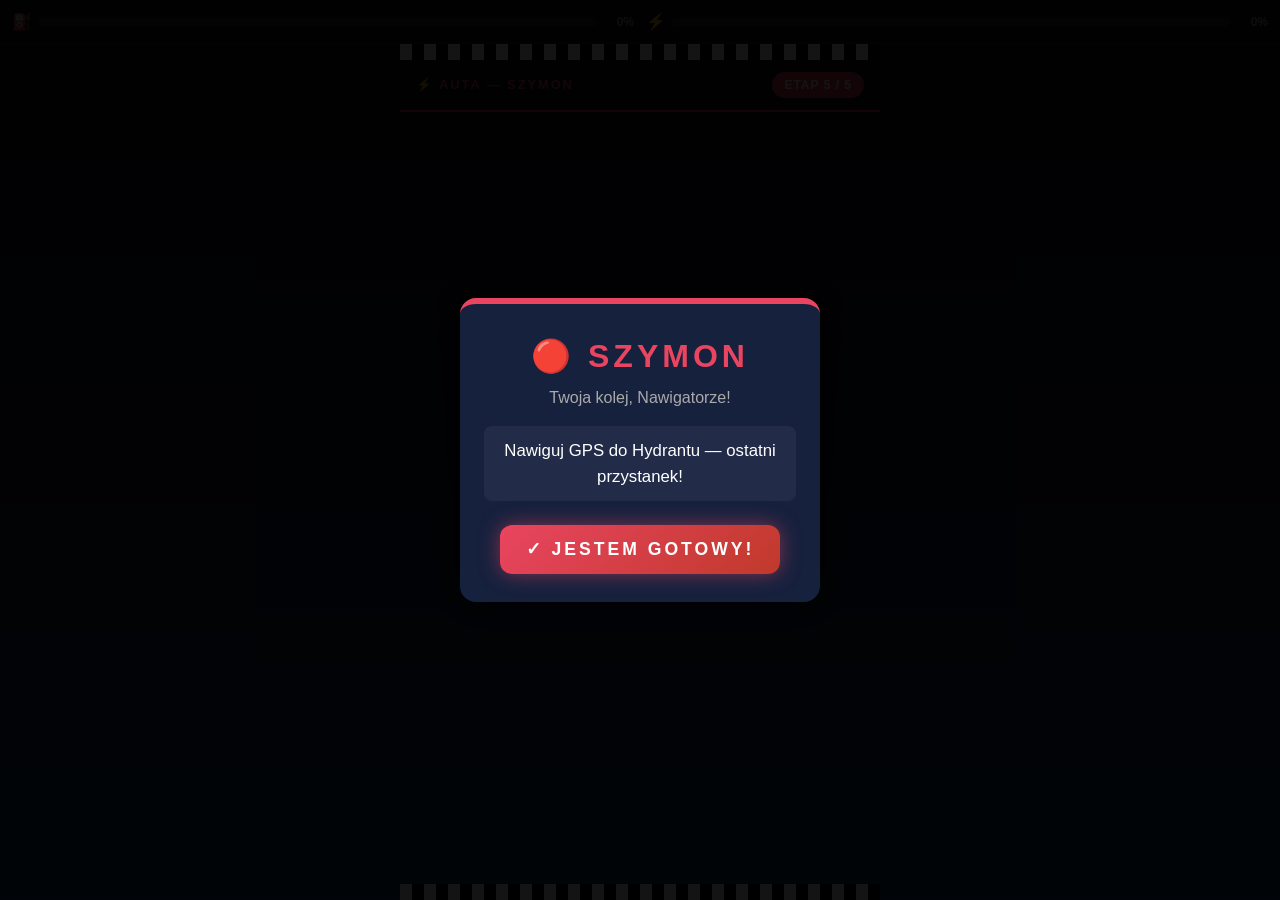
<file: zadanie/5/index.html>
<!DOCTYPE html>
<html lang="pl">
<head>
  <meta charset="UTF-8">
  <meta name="viewport" content="width=device-width, initial-scale=1.0">
  <meta name="theme-color" content="#0f0f1a">
  <title>Etap 5 — Auta Szymon</title>
  <link rel="stylesheet" href="../../assets/style.css">
</head>
<body>
  <div class="page">
    <div class="flag-strip"></div>
    <div class="task-header">
      <span class="site-name">⚡ Auta — Szymon</span>
      <span class="task-badge">ETAP 5 / 5</span>
    </div>

    <!-- Phase 1: Szymon GPS nav -->
    <div id="phase-nav" class="task-body">
      <div id="nav-content" style="display:none;">
        <div class="task-step-label">🗺️ Nawiguj do Hydrantu</div>
        <div class="task-title">Ostatni punkt!</div>
        <div class="task-card">
          <div class="task-card-icon">🏆</div>
          <div class="task-card-text">
            <em>Złomek: "To ostatni przystanek — Hydrant! Jedźcie!"</em>
          </div>
        </div>
        <div class="nav-widget">
          <div class="nav-arrow-wrap" id="nav-arrow-wrap">
            <span class="nav-arrow" id="nav-arrow">⬆️</span>
          </div>
          <div class="nav-distance" id="nav-distance">--</div>
          <div class="nav-hint" id="nav-hint">Szukam GPS...</div>
          <div class="nav-status" id="nav-status">Czekam na GPS...</div>
        </div>
        <div class="task-hint">Jedź za strzałką! Dblclick na status żeby pominąć (dev).</div>
      </div>
    </div>

    <!-- Phase 2: NFC gate -->
    <div id="phase-nfc" class="task-body" style="display:none;">
      <div class="task-step-label">📡 Jesteście blisko!</div>
      <div class="task-title" style="margin-bottom:8px;">Amelio, przeczytaj wskazówki i znajdź tag!</div>
      <div class="task-card" style="border-color:#FFD700;">
        <div class="task-card-icon">🔍</div>
        <div class="task-card-text">
          <strong>Wskazówka od Złomka:</strong><br><br>
          <span style="color:#FFD700;" id="e5-nfc-hint">PLACEHOLDER</span>
        </div>
      </div>
      <div class="task-card"><div class="task-card-icon">📡</div>
        <div class="task-card-text"><strong>Jak znajdziesz tag — dotknij nim telefonu!</strong></div></div>
      <div class="task-hint">Dblclick na tytuł żeby pominąć NFC (dev).</div>
    </div>

    <!-- Phase 3: Olek — honk to finish -->
    <div id="phase-countdown" class="task-body" style="display:none;">
      <div id="countdown-content" style="display:none;">
        <div class="task-step-label">📢 Trąbienie na Finisz!</div>
        <div class="task-title">Zatrąb 5 razy!</div>
        <div class="task-card" style="border-color:#4CAF50;">
          <div class="task-card-icon">📢</div>
          <div class="task-card-text">
            <em>Złomek: "Olek, zatrąb żeby wszyscy wiedzieli że Ekipa Ratunkowa jest na mecie! Każde trąbienie musi być coraz głośniejsze!"</em>
          </div>
        </div>
        <div style="text-align:center;margin-top:16px;">
          <button id="honk-btn" style="width:160px;height:160px;border-radius:50%;border:5px solid #FFD700;
            background:rgba(255,215,0,0.1);font-size:3.5rem;cursor:pointer;
            transition:all 0.15s;user-select:none;display:flex;align-items:center;
            justify-content:center;margin:0 auto;">
            📢
          </button>
          <div id="honk-level" style="margin-top:12px;font-size:1.3rem;font-weight:900;color:#FFD700;">
            0 / 5
          </div>
          <div class="speed-progress-track" style="margin-top:8px;">
            <div class="speed-progress-fill" id="honk-fill" style="background:linear-gradient(90deg,#FFD700,#e94560);"></div>
          </div>
          <div id="honk-intensity" style="margin-top:4px;color:#888;font-size:0.85rem;">Naciśnij klakson!</div>
        </div>
      </div>
    </div>

    <!-- Phase 4: Gift riddle -->
    <div id="phase-riddle" class="task-body" style="display:none;">
      <div id="riddle-content" style="display:none;">
        <div class="task-step-label">🎁 Zagadka Finałowa!</div>
        <div class="task-title">Gdzie jest prezent?</div>
        <div class="task-card" style="border-color:#FFD700;background:rgba(255,215,0,0.08);">
          <div class="task-card-icon">🎁</div>
          <div class="task-card-text" style="font-size:1.1rem;line-height:1.8;color:#FFD700;">
            <strong id="gift-riddle-text">PLACEHOLDER</strong>
          </div>
        </div>
        <div class="task-card" style="margin-top:12px;">
          <div class="task-card-icon">🏆</div>
          <div class="task-card-text">
            <em>Złomek: "KA-CZAOW! Rozwiążcie zagadkę i biegnijcie po prezent!"</em>
          </div>
        </div>
        <a class="btn-primary" href="../../final/" style="margin-top:16px;">🎉 KONIEC GRY! →</a>
      </div>
    </div>

    <div class="flag-strip" style="margin-top:auto;"></div>
  </div>

  <script src="../../assets/game.js"></script>
  <script>
    startEnergyMonitoring();

    // Organizer skip: triple-tap on ETAP badge → final (always available)
    addTripleClick(document.querySelector('.task-badge'), () => { window.location.href = '../../final/'; });

    // Detect if arrived via NFC tag scan (kids are already at the location)
    const arrivedViaNFC = new URLSearchParams(window.location.search).get('nfc') === '1';

    if (arrivedViaNFC) {
      // Already at Hydrant — skip GPS nav + NFC scan, go straight to countdown
      document.getElementById('phase-nav').style.display = 'none';
      startCountdown();
    } else {
      // Normal flow: GPS nav → NFC → gift riddle
      // Step 1: Szymon GPS nav
      showHandoff('szymon', 'Nawiguj GPS do Hydrantu — ostatni przystanek!', startNav);
    }

    function startNav() {
      document.getElementById('nav-content').style.display = 'block';
      const waypoints = STAGE5_WAYPOINTS.length > 0 ? STAGE5_WAYPOINTS :
        [{ lat: 0, lng: 0, hint: 'PLACEHOLDER: uzupełnij współrzędne Hydrantu' }];
      Navigation.start(waypoints,
        (a,d,close,last,hint) => { renderNav(a,d,close,last,hint); if(close&&last) setTimeout(() => showSuccess('szymon','Hydrant znaleziony! 🏆', showNFCPhase),1500); },
        (i,fin,nh) => { if(!fin&&nh) document.getElementById('nav-hint').textContent='✓ '+nh; }
      );
      addDoubleTap(document.getElementById('nav-status'), showNFCPhase);
    }

    function showNFCPhase() {
      Navigation.stop();
      document.getElementById('phase-nav').style.display = 'none';
      document.getElementById('phase-nfc').style.display = 'block';
      document.getElementById('e5-nfc-hint').innerHTML = STAGE5_NFC_HINT;
      if (checkNFCToken(5)) { showSuccess('amelia','Tag odblokowany! Jesteśmy przy Hydrancie! 📡', startCountdown); return; }
      // Dev skip: double-tap title to skip NFC → go to countdown
      addDoubleTap(document.querySelector('#phase-nfc .task-title'), startCountdown);
    }

    function startCountdown() {
      document.getElementById('phase-nfc').style.display       = 'none';
      document.getElementById('phase-countdown').style.display = 'block';
      showHandoff('olek', 'Zatrąb 5 razy na klakson! Każde trąbienie głośniejsze!', () => {
        document.getElementById('countdown-content').style.display = 'block';
        const btn       = document.getElementById('honk-btn');
        const levelEl   = document.getElementById('honk-level');
        const fillEl    = document.getElementById('honk-fill');
        const intensEl  = document.getElementById('honk-intensity');
        const NEEDED    = 5;
        let honks       = 0;
        const intensityLabels = ['Naciśnij klakson!', 'Głośniej!', 'Jeszcze głośniej!', 'MEGA GŁOŚNO!', 'MAKSIMUM!!!'];
        const bgColors  = ['rgba(255,215,0,0.1)', 'rgba(255,215,0,0.2)', 'rgba(255,215,0,0.35)', 'rgba(255,150,0,0.4)', 'rgba(233,69,96,0.5)'];

        btn.addEventListener('click', () => {
          if (honks >= NEEDED) return;
          honks++;
          // Sound + vibrate — increasing intensity
          GameAlert.honk(honks);
          GameAlert.vibrate([50 + honks * 40]);
          // Visual feedback — button grows + color intensifies
          const scale = 1 + honks * 0.08;
          btn.style.transform  = `scale(${scale})`;
          btn.style.background = bgColors[honks-1] || bgColors[4];
          btn.style.borderColor = honks >= 4 ? '#e94560' : '#FFD700';
          // Flash screen with intensity
          GameAlert.flash(honks >= 4 ? '#FFD700' : '#4CAF50', 200 + honks * 60, 1);
          setTimeout(() => { btn.style.transform = `scale(${1 + (honks-1) * 0.05})`; }, 200);
          // Update UI
          levelEl.textContent  = honks + ' / ' + NEEDED;
          fillEl.style.width   = (honks / NEEDED * 100) + '%';
          intensEl.textContent = intensityLabels[Math.min(honks, intensityLabels.length) - 1] || '';
          if (honks >= NEEDED) {
            // Final mega-honk: big flash + confetti-like effect
            setTimeout(() => {
              GameAlert.flash('#FFD700', 600, 3);
              GameAlert.vibrate([100, 50, 100, 50, 300]);
              GameAlert.beep(440, 100, 0.7);
              setTimeout(() => GameAlert.beep(660, 100, 0.7), 120);
              setTimeout(() => GameAlert.beep(880, 100, 0.7), 240);
              setTimeout(() => GameAlert.beep(1100, 300, 0.7), 360);
              showSuccess('olek', 'BEEEEP! Cała okolica słyszała klakson! Na finisz! 📢🏁', startGiftRiddle);
            }, 400);
          }
        });
      });
    }

    function startGiftRiddle() {
      document.getElementById('phase-nfc').style.display       = 'none';
      document.getElementById('phase-countdown').style.display = 'none';
      document.getElementById('phase-riddle').style.display    = 'block';
      showHandoff('szymon', 'Rozwiąż zagadkę — gdzie jest prezent?', () => {
        document.getElementById('riddle-content').style.display = 'block';
        document.getElementById('gift-riddle-text').innerHTML = GIFT_RIDDLE;
        GameState.markStage(5);
      });
    }
  </script>
</body>
</html>
</file>
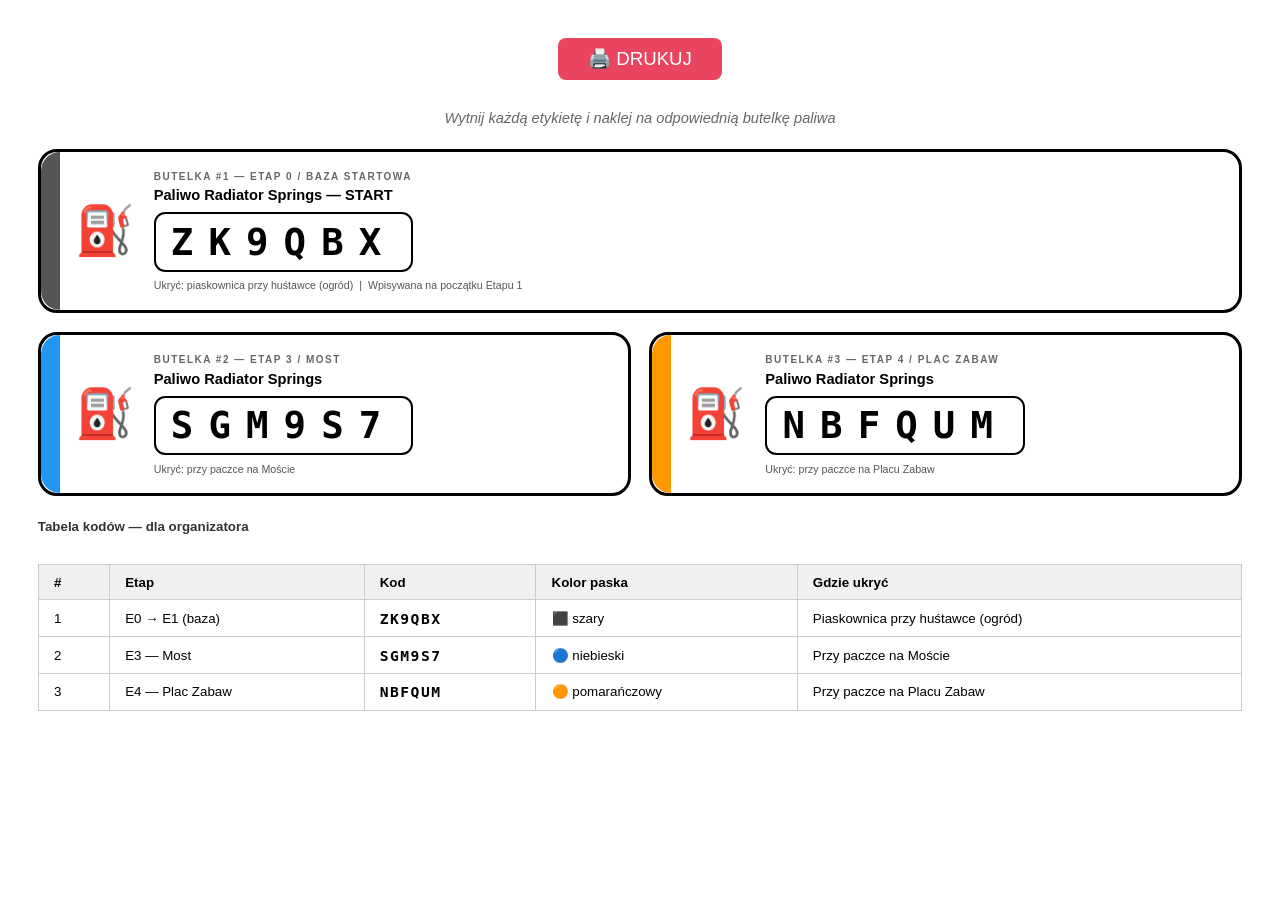
<file: print/butelki.html>
<!DOCTYPE html>
<html lang="pl">
<head>
  <meta charset="UTF-8">
  <title>Etykiety Butelek Paliwa — Auta Szymon 2026</title>
  <style>
    * { box-sizing: border-box; margin: 0; padding: 0; }

    body {
      font-family: Arial, sans-serif;
      background: #fff;
      color: #000;
      padding: 10mm;
    }

    @media print {
      body { padding: 6mm; }
      .no-print { display: none !important; }
    }

    .btn-print {
      display: block;
      margin: 0 auto 8mm;
      padding: 10px 30px;
      background: #e94560;
      color: #fff;
      border: none;
      border-radius: 8px;
      font-size: 14pt;
      cursor: pointer;
    }

    .page-title {
      text-align: center;
      font-size: 11pt;
      color: #666;
      margin-bottom: 6mm;
      font-style: italic;
    }

    /* ── SIATKA ETYKIET ── */
    .labels-grid {
      display: grid;
      grid-template-columns: 1fr 1fr;
      gap: 5mm;
    }

    /* Etykieta #0 (E1) zajmuje pełną szerokość */
    .label-e0 {
      grid-column: 1 / -1;
    }

    /* ── POJEDYNCZA ETYKIETA ── */
    .label {
      border: 3px solid #000;
      border-radius: 5mm;
      padding: 5mm 7mm;
      display: flex;
      align-items: center;
      gap: 5mm;
      position: relative;
    }

    .label-icon {
      font-size: 36pt;
      flex-shrink: 0;
      line-height: 1;
    }

    .label-body {
      flex: 1;
    }

    .label-stage {
      font-size: 7.5pt;
      font-weight: bold;
      letter-spacing: 1.5px;
      text-transform: uppercase;
      color: #666;
      margin-bottom: 1.5mm;
    }

    .label-title {
      font-size: 11pt;
      font-weight: bold;
      margin-bottom: 2mm;
      line-height: 1.2;
    }

    .label-code {
      font-family: monospace;
      font-size: 28pt;
      font-weight: 900;
      letter-spacing: 4mm;
      border: 2px solid #000;
      border-radius: 3mm;
      padding: 1.5mm 4mm;
      display: inline-block;
      background: #fff;
    }

    .label-sub {
      font-size: 8pt;
      color: #555;
      margin-top: 2mm;
    }

    /* Kolorowe paski dla łatwego sortowania */
    .label::before {
      content: '';
      position: absolute;
      left: 0; top: 0; bottom: 0;
      width: 5mm;
      border-radius: 5mm 0 0 5mm;
      background: var(--stripe-color, #ccc);
    }
    .label { padding-left: 9mm; }

    .label-e0  { --stripe-color: #555; }
    .label-e3  { --stripe-color: #2196F3; }
    .label-e4  { --stripe-color: #FF9800; }


    /* Linie cięcia między etykietami */
    .cut-hint {
      text-align: center;
      font-size: 8pt;
      color: #aaa;
      margin: 2mm 0;
    }

    /* Tabela podsumowania */
    .summary-table {
      margin-top: 8mm;
      width: 100%;
      border-collapse: collapse;
      font-size: 10pt;
    }
    .summary-table th, .summary-table td {
      border: 1px solid #ccc;
      padding: 2.5mm 4mm;
      text-align: left;
    }
    .summary-table th { background: #f0f0f0; font-weight: bold; }
    .summary-table .code { font-family: monospace; font-weight: bold; font-size: 11pt; letter-spacing: 1.5px; }
    .summary-title { font-size: 10pt; font-weight: bold; margin-top: 6mm; margin-bottom: 2mm; color: #333; }
  </style>
</head>
<body>

<button class="btn-print no-print" onclick="window.print()">🖨️ DRUKUJ</button>
<div class="page-title no-print">Wytnij każdą etykietę i naklej na odpowiednią butelkę paliwa</div>

<!-- ════════════════════════════════════════
     ETYKIETY
════════════════════════════════════════ -->
<div class="labels-grid">

  <!-- E0 / E1 — butelka startowa (pełna szerokość) -->
  <div class="label label-e0">
    <div class="label-icon">⛽</div>
    <div class="label-body">
      <div class="label-stage">Butelka #1 — Etap 0 / Baza startowa</div>
      <div class="label-title">Paliwo Radiator Springs — START</div>
      <div class="label-code">ZK9QBX</div>
      <div class="label-sub">Ukryć: piaskownica przy huśtawce (ogród) &nbsp;|&nbsp; Wpisywana na początku Etapu 1</div>
    </div>
  </div>

  <!-- E3 -->
  <div class="label label-e3">
    <div class="label-icon">⛽</div>
    <div class="label-body">
      <div class="label-stage">Butelka #2 — Etap 3 / Most</div>
      <div class="label-title">Paliwo Radiator Springs</div>
      <div class="label-code">SGM9S7</div>
      <div class="label-sub">Ukryć: przy paczce na Moście</div>
    </div>
  </div>

  <!-- E4 -->
  <div class="label label-e4">
    <div class="label-icon">⛽</div>
    <div class="label-body">
      <div class="label-stage">Butelka #3 — Etap 4 / Plac Zabaw</div>
      <div class="label-title">Paliwo Radiator Springs</div>
      <div class="label-code">NBFQUM</div>
      <div class="label-sub">Ukryć: przy paczce na Placu Zabaw</div>
    </div>
  </div>



</div>

<!-- ════════════════════════════════════════
     TABELA PODSUMOWANIA (dla organizatora)
════════════════════════════════════════ -->
<div class="summary-title">Tabela kodów — dla organizatora</div>
<table class="summary-table">
  <tr>
    <th>#</th>
    <th>Etap</th>
    <th>Kod</th>
    <th>Kolor paska</th>
    <th>Gdzie ukryć</th>
  </tr>
  <tr>
    <td>1</td>
    <td>E0 → E1 (baza)</td>
    <td class="code">ZK9QBX</td>
    <td>⬛ szary</td>
    <td>Piaskownica przy huśtawce (ogród)</td>
  </tr>
  <tr>
    <td>2</td>
    <td>E3 — Most</td>
    <td class="code">SGM9S7</td>
    <td>🔵 niebieski</td>
    <td>Przy paczce na Moście</td>
  </tr>
  <tr>
    <td>3</td>
    <td>E4 — Plac Zabaw</td>
    <td class="code">NBFQUM</td>
    <td>🟠 pomarańczowy</td>
    <td>Przy paczce na Placu Zabaw</td>
  </tr>

</table>

</body>
</html>
</file>
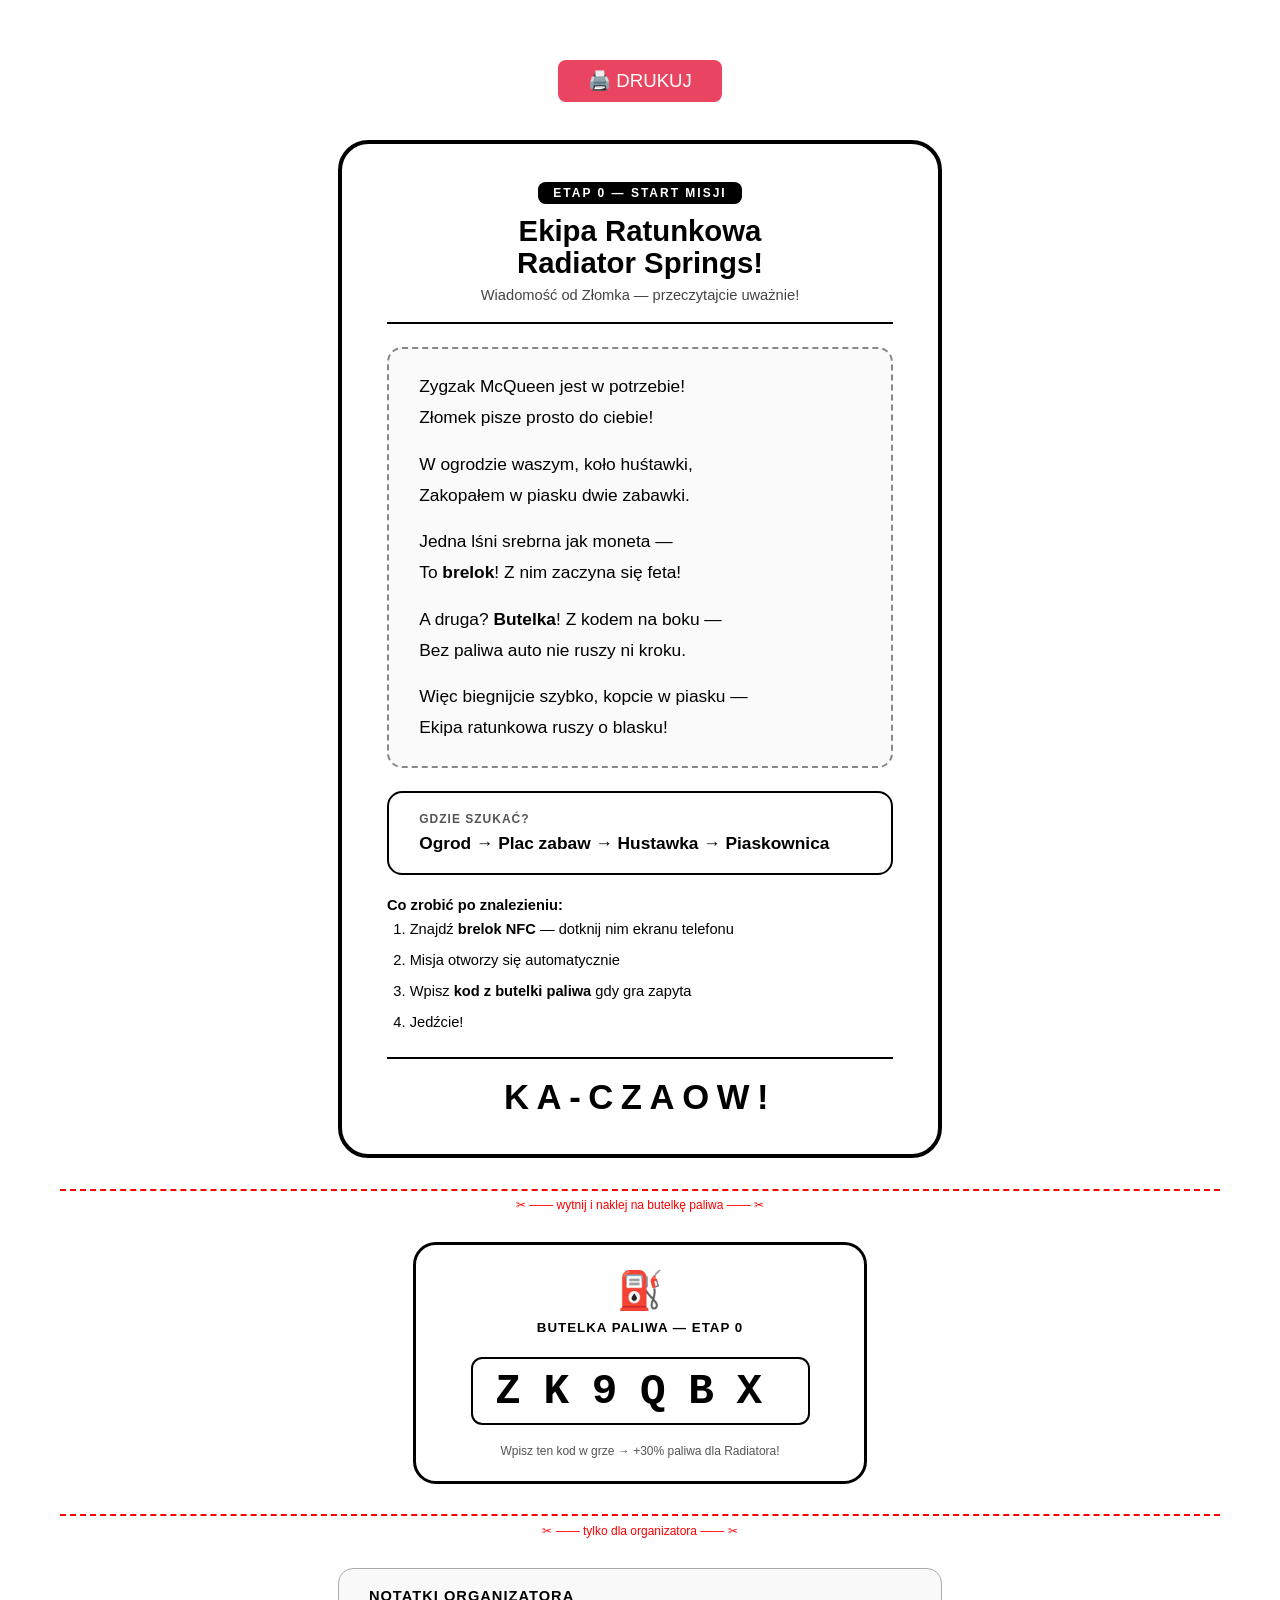
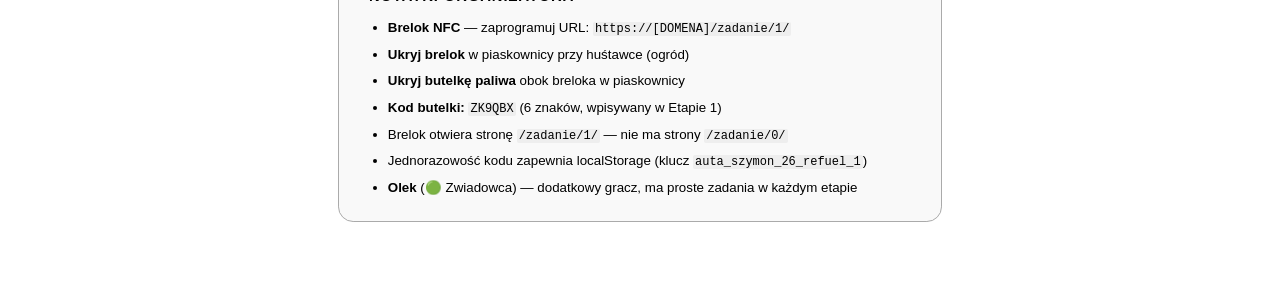
<file: print/etap0.html>
<!DOCTYPE html>
<html lang="pl">
<head>
  <meta charset="UTF-8">
  <title>Etap 0 — Karta Startowa (do druku)</title>
  <style>
    * { box-sizing: border-box; margin: 0; padding: 0; }
    body {
      font-family: Arial, sans-serif;
      font-size: 12pt;
      background: #fff;
      color: #000;
      padding: 16mm;
    }
    @media print {
      body { padding: 8mm; }
      .no-print { display: none !important; }
    }

    /* ── PRZYCISK DRUKUJ ── */
    .btn-print {
      display: block;
      margin: 0 auto 10mm;
      padding: 10px 30px;
      background: #e94560;
      color: #fff;
      border: none;
      border-radius: 8px;
      font-size: 14pt;
      cursor: pointer;
    }

    /* ── KARTA DZIECI ── */
    .card-kids {
      border: 4px solid #000;
      border-radius: 8mm;
      padding: 10mm 12mm;
      max-width: 160mm;
      margin: 0 auto;
    }
    .card-header {
      text-align: center;
      border-bottom: 2px solid #000;
      padding-bottom: 5mm;
      margin-bottom: 6mm;
    }
    .card-header .badge {
      display: inline-block;
      background: #000;
      color: #fff;
      font-size: 9pt;
      font-weight: bold;
      letter-spacing: 2px;
      padding: 1mm 4mm;
      border-radius: 2mm;
      margin-bottom: 3mm;
    }
    .card-header h1 {
      font-size: 22pt;
      font-weight: 900;
      line-height: 1.1;
    }
    .card-header .subtitle {
      font-size: 11pt;
      color: #444;
      margin-top: 2mm;
    }

    .poem {
      font-size: 13pt;
      line-height: 1.8;
      border: 2px dashed #888;
      border-radius: 4mm;
      padding: 6mm 8mm;
      margin-bottom: 6mm;
      background: #fafafa;
    }
    .poem p { margin-bottom: 4mm; }
    .poem p:last-child { margin-bottom: 0; }

    .clue-box {
      border: 2px solid #000;
      border-radius: 4mm;
      padding: 5mm 8mm;
      margin-bottom: 5mm;
    }
    .clue-box .clue-label {
      font-size: 9pt;
      font-weight: bold;
      letter-spacing: 1px;
      text-transform: uppercase;
      color: #555;
      margin-bottom: 2mm;
    }
    .clue-box .clue-text {
      font-size: 13pt;
      font-weight: bold;
    }

    .instructions {
      margin-top: 5mm;
      font-size: 11pt;
      line-height: 1.6;
    }
    .instructions ol { padding-left: 6mm; }
    .instructions li { margin-bottom: 2mm; }

    .ka-czaow {
      text-align: center;
      font-size: 26pt;
      font-weight: 900;
      letter-spacing: 2mm;
      margin-top: 6mm;
      padding-top: 5mm;
      border-top: 2px solid #000;
    }

    /* ── LINIA CIĘCIA ── */
    .cut-line {
      border-top: 2px dashed red;
      margin: 8mm 0;
      text-align: center;
      color: red;
      font-size: 9pt;
      padding-top: 2mm;
    }

    /* ── ETYKIETA BUTELKI ── */
    .bottle-label {
      max-width: 120mm;
      margin: 0 auto;
      border: 3px solid #000;
      border-radius: 6mm;
      padding: 6mm 10mm;
      text-align: center;
    }
    .bottle-label .bl-title {
      font-size: 10pt;
      font-weight: bold;
      letter-spacing: 1px;
      text-transform: uppercase;
      margin-bottom: 3mm;
    }
    .bottle-label .bl-icon { font-size: 28pt; margin-bottom: 2mm; }
    .bottle-label .bl-code {
      font-family: monospace;
      font-size: 32pt;
      font-weight: 900;
      letter-spacing: 6mm;
      border: 2px solid #000;
      border-radius: 3mm;
      padding: 2mm 6mm;
      display: inline-block;
      margin: 3mm 0;
    }
    .bottle-label .bl-sub {
      font-size: 9pt;
      color: #555;
      margin-top: 2mm;
    }

    /* ── NOTATKI ORGANIZATORA ── */
    .organizer {
      max-width: 160mm;
      margin: 8mm auto 0;
      border: 1px solid #aaa;
      border-radius: 4mm;
      padding: 5mm 8mm;
      background: #f9f9f9;
      font-size: 10pt;
    }
    .organizer h2 {
      font-size: 11pt;
      font-weight: bold;
      margin-bottom: 3mm;
      text-transform: uppercase;
      letter-spacing: 1px;
    }
    .organizer ul { padding-left: 5mm; line-height: 2; }
    .organizer code {
      background: #eee;
      padding: 0 2px;
      border-radius: 2px;
      font-size: 9pt;
    }
  </style>
</head>
<body>

<button class="btn-print no-print" onclick="window.print()">🖨️ DRUKUJ</button>

<!-- ════════════════════════════════════════
     KARTA DLA DZIECI
════════════════════════════════════════ -->
<div class="card-kids">

  <div class="card-header">
    <div class="badge">ETAP 0 — START MISJI</div>
    <h1>Ekipa Ratunkowa<br>Radiator Springs!</h1>
    <div class="subtitle">Wiadomość od Złomka — przeczytajcie uważnie!</div>
  </div>

  <div class="poem">
    <p>Zygzak McQueen jest w potrzebie!<br>
    Złomek pisze prosto do ciebie!</p>

    <p>W ogrodzie waszym, koło huśtawki,<br>
    Zakopałem w piasku dwie zabawki.</p>

    <p>Jedna lśni srebrna jak moneta —<br>
    To <strong>brelok</strong>! Z nim zaczyna się feta!</p>

    <p>A druga? <strong>Butelka</strong>! Z kodem na boku —<br>
    Bez paliwa auto nie ruszy ni kroku.</p>

    <p>Więc biegnijcie szybko, kopcie w piasku —<br>
    Ekipa ratunkowa ruszy o blasku!</p>
  </div>

  <div class="clue-box">
    <div class="clue-label">Gdzie szukać?</div>
    <div class="clue-text">
      Ogrod &rarr; Plac zabaw &rarr; Hustawka &rarr; <strong>Piaskownica</strong>
    </div>
  </div>

  <div class="instructions">
    <strong>Co zrobić po znalezieniu:</strong>
    <ol>
      <li>Znajdź <strong>brelok NFC</strong> &mdash; dotknij nim ekranu telefonu</li>
      <li>Misja otworzy się automatycznie</li>
      <li>Wpisz <strong>kod z butelki paliwa</strong> gdy gra zapyta</li>
      <li>Jedźcie!</li>
    </ol>
  </div>

  <div class="ka-czaow">KA-CZAOW!</div>

</div>

<!-- ════════════════════════════════════════
     LINIA CIĘCIA — ETYKIETA BUTELKI
════════════════════════════════════════ -->
<div class="cut-line">✂ &mdash;&mdash; wytnij i naklej na butelkę paliwa &mdash;&mdash; ✂</div>

<div class="bottle-label">
  <div class="bl-icon">⛽</div>
  <div class="bl-title">Butelka Paliwa — Etap 0</div>
  <div class="bl-code">ZK9QBX</div>
  <div class="bl-sub">Wpisz ten kod w grze &rarr; +30% paliwa dla Radiatora!</div>
</div>

<!-- ════════════════════════════════════════
     NOTATKI ORGANIZATORA (nie drukuj dla dzieci)
════════════════════════════════════════ -->
<div class="cut-line">✂ &mdash;&mdash; tylko dla organizatora &mdash;&mdash; ✂</div>

<div class="organizer">
  <h2>Notatki organizatora</h2>
  <ul>
    <li><strong>Brelok NFC</strong> &mdash; zaprogramuj URL: <code>https://[DOMENA]/zadanie/1/</code></li>
    <li><strong>Ukryj brelok</strong> w piaskownicy przy huśtawce (ogród)</li>
    <li><strong>Ukryj butelkę paliwa</strong> obok breloka w piaskownicy</li>
    <li><strong>Kod butelki:</strong> <code>ZK9QBX</code> (6 znaków, wpisywany w Etapie 1)</li>
    <li>Brelok otwiera stronę <code>/zadanie/1/</code> &mdash; nie ma strony <code>/zadanie/0/</code></li>
    <li>Jednorazowość kodu zapewnia localStorage (klucz <code>auta_szymon_26_refuel_1</code>)</li>
    <li><strong>Olek</strong> (🟢 Zwiadowca) — dodatkowy gracz, ma proste zadania w każdym etapie</li>
  </ul>
</div>

</body>
</html>
</file>
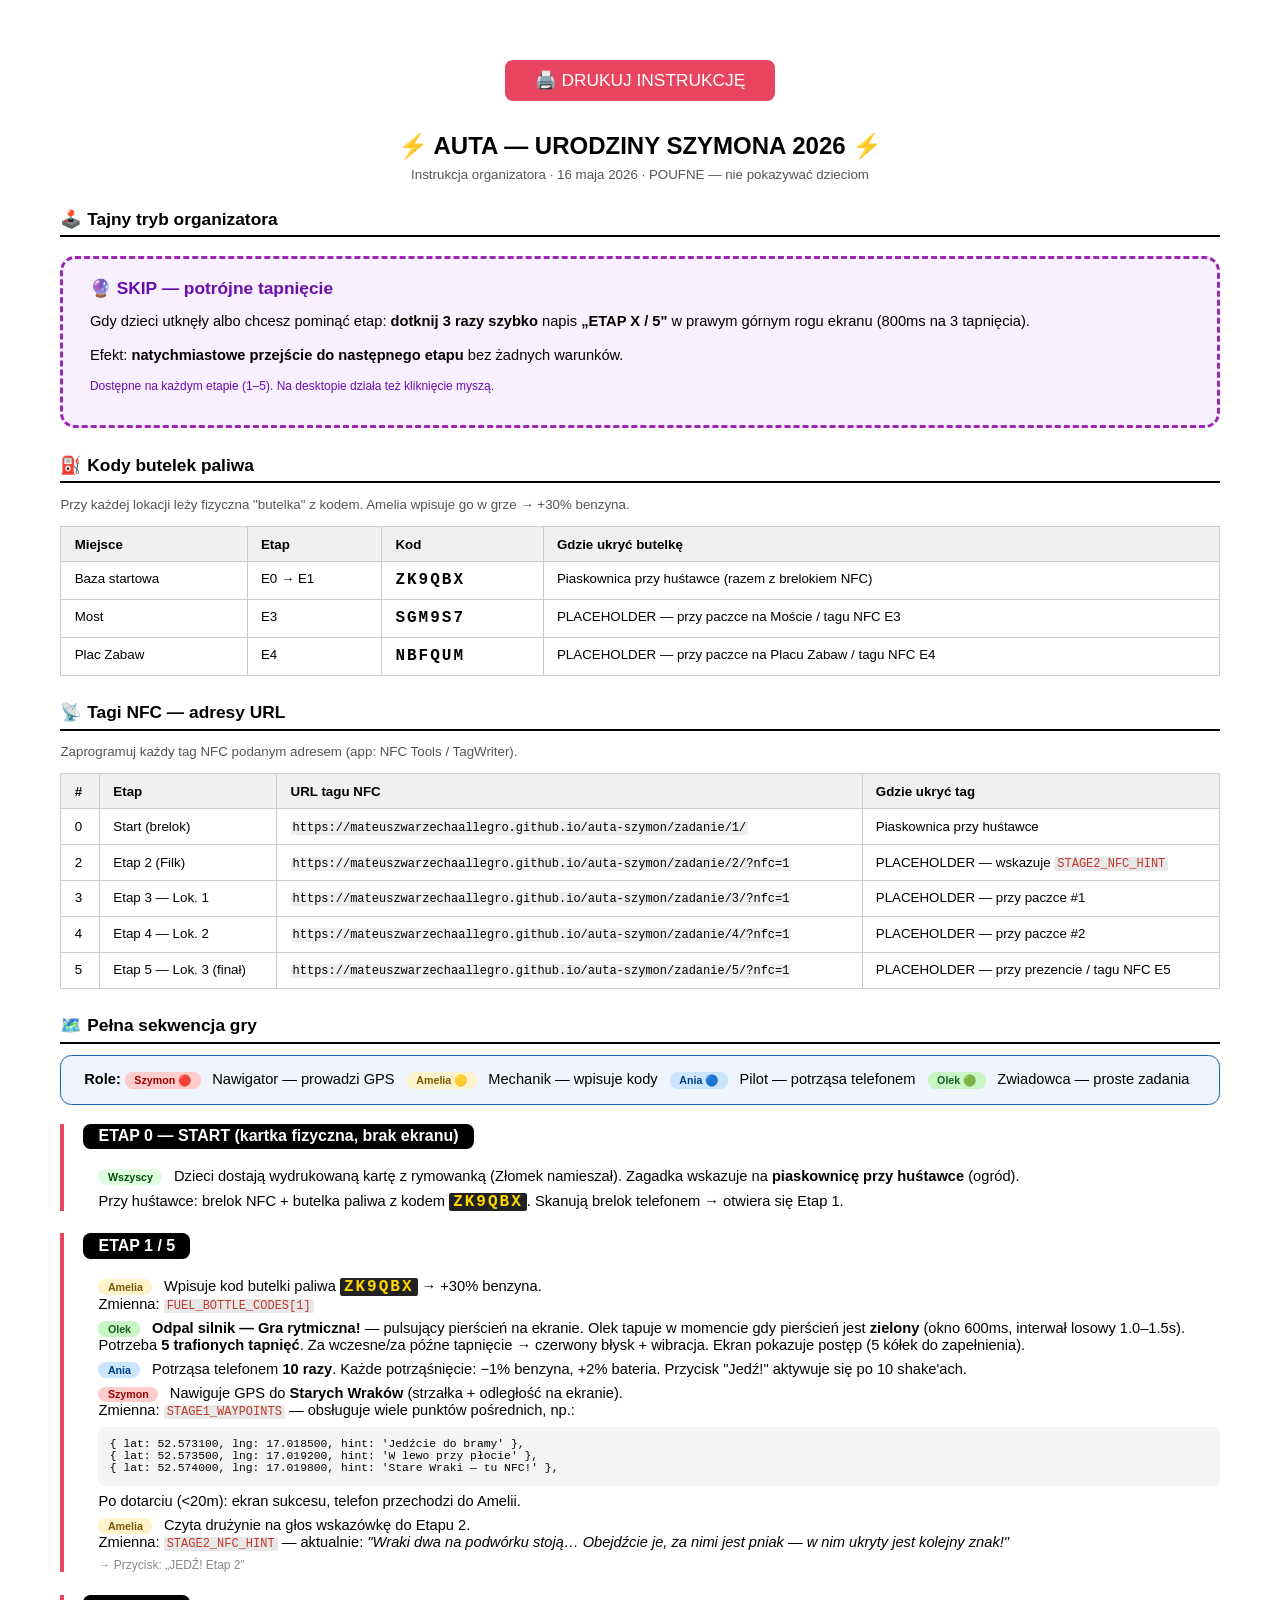
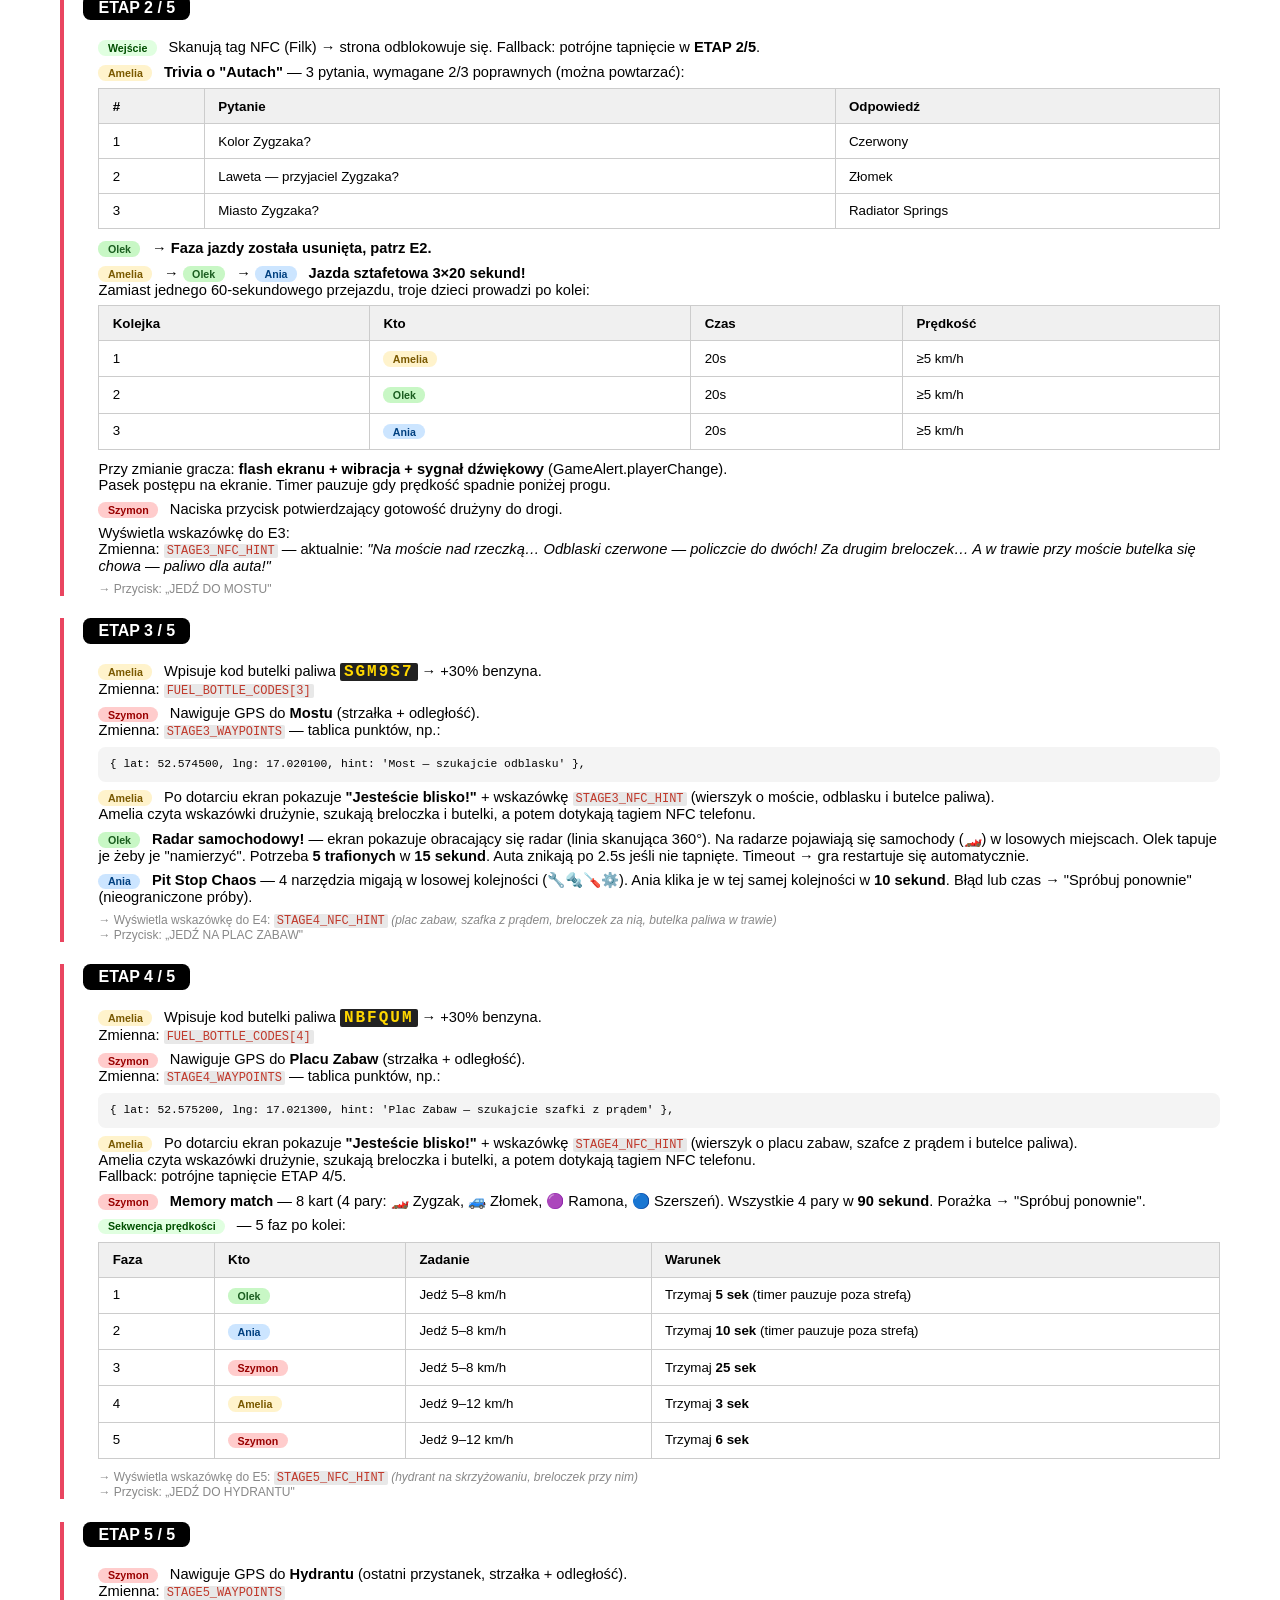
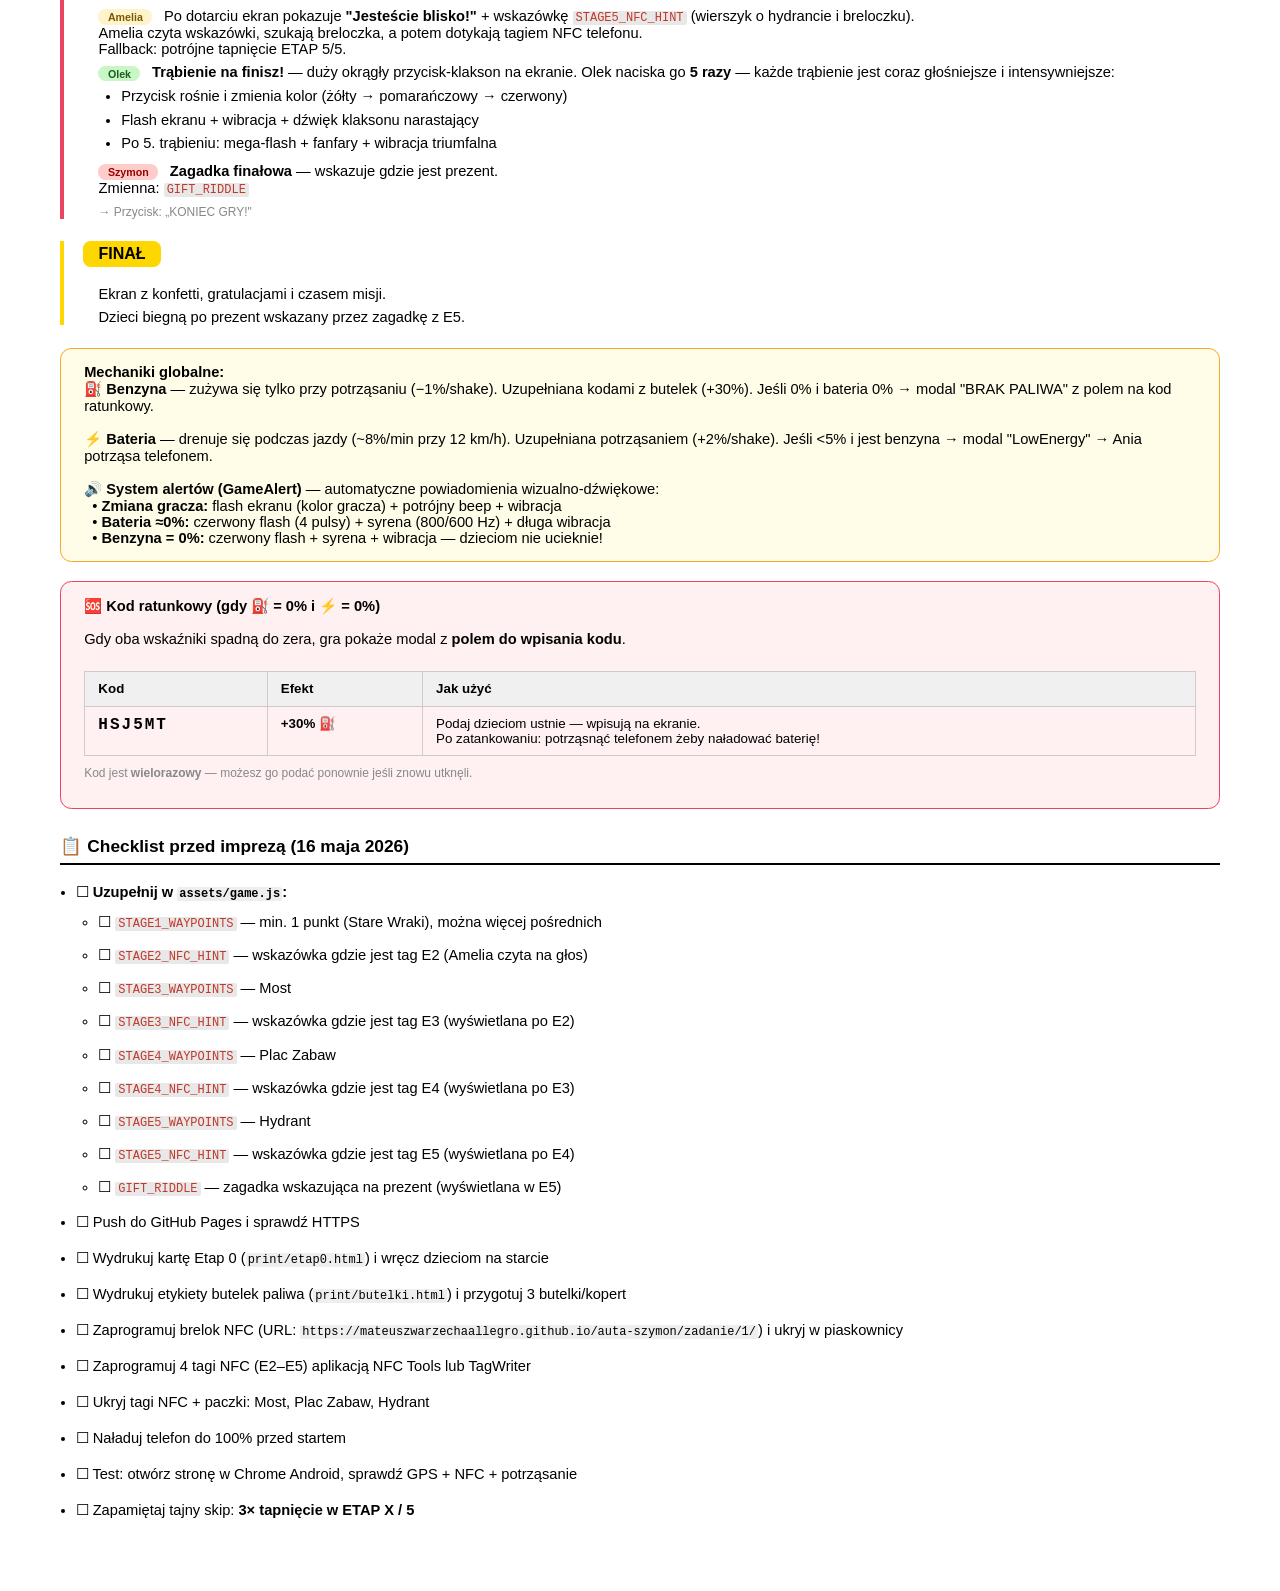
<file: print/sejf.html>
<!DOCTYPE html>
<html lang="pl">
<head>
  <meta charset="UTF-8">
  <title>Instrukcja Organizatora — Auta Szymon 2026</title>
  <style>
    * { box-sizing: border-box; margin: 0; padding: 0; }
    body {
      font-family: Arial, sans-serif;
      font-size: 11pt;
      background: #fff;
      color: #000;
      padding: 16mm;
    }
    @media print {
      body { padding: 8mm; font-size: 10pt; }
      .no-print { display: none !important; }
      .page-break { page-break-before: always; }
    }

    /* ── Typografia ── */
    h1 { font-size: 18pt; text-align: center; margin-bottom: 2mm; }
    h2 { font-size: 13pt; margin: 7mm 0 3mm;
         border-bottom: 2px solid #000; padding-bottom: 1.5mm; }
    h3 { font-size: 11pt; margin: 5mm 0 2mm; font-weight: bold; }
    p  { margin-bottom: 3mm; line-height: 1.5; }
    code { background: #eee; padding: 0 2px; border-radius: 2px; font-size: 9pt; }

    /* ── Przycisk drukowania ── */
    .btn-print {
      display: block; margin: 0 auto 8mm;
      padding: 10px 30px; background: #e94560; color: #fff;
      border: none; border-radius: 8px; font-size: 13pt; cursor: pointer;
    }

    /* ── Boxy ── */
    .box {
      border: 1px solid #bbb; border-radius: 3mm;
      padding: 4mm 6mm; margin-bottom: 5mm;
      background: #f9f9f9;
    }
    .box-warn {
      border-color: #e94560; background: #fff0f2;
    }
    .box-green {
      border-color: #4CAF50; background: #f0fff2;
    }
    .box-blue {
      border-color: #1565C0; background: #f0f4ff;
    }
    .box-yellow {
      border-color: #f9a825; background: #fffde7;
    }

    /* ── Tabele ── */
    table { border-collapse: collapse; width: 100%; margin: 3mm 0; font-size: 10pt; }
    th, td { border: 1px solid #ccc; padding: 2.5mm 3.5mm; text-align: left; vertical-align: top; }
    th { background: #f0f0f0; font-weight: bold; }
    .mono { font-family: monospace; font-weight: bold; font-size: 12pt; letter-spacing: 2px; }
    .center { text-align: center; }

    /* ── Sejf ── */
    .safe-combo {
      border: 3px solid #000; border-radius: 5mm;
      padding: 6mm; text-align: center; margin: 4mm 0;
    }
    .combo-symbols { font-size: 36pt; letter-spacing: 6mm; margin: 3mm 0; }
    .combo-labels  { font-size: 9pt; color: #555; letter-spacing: 1px; }

    /* ── Tajny tryb ── */
    .secret-box {
      border: 3px dashed #9C27B0; border-radius: 4mm;
      padding: 5mm 7mm; background: #f9f0ff; margin: 5mm 0;
    }
    .secret-title { font-size: 13pt; font-weight: bold; color: #6a0dad; margin-bottom: 3mm; }

    /* ── Sekwencja ── */
    .stage {
      border-left: 4px solid #e94560;
      padding-left: 5mm; margin-bottom: 6mm;
    }
    .stage-header {
      font-size: 12pt; font-weight: bold;
      background: #000; color: #fff;
      display: inline-block; padding: 1mm 4mm;
      border-radius: 2mm; margin-bottom: 3mm;
    }
    .who {
      display: inline-block;
      font-size: 8pt; font-weight: bold;
      padding: 0.5mm 2.5mm; border-radius: 2mm;
      margin-right: 2mm; vertical-align: middle;
    }
    .szymon { background: #ffcccc; color: #900; }
    .amelia { background: #fff3cc; color: #7a5900; }
    .ania   { background: #cce5ff; color: #004080; }
    .wszyscy{ background: #e0ffe0; color: #005000; }

    .step { margin: 2mm 0; padding-left: 4mm; }
    .varname { font-family: monospace; font-size: 9pt;
               background: #e8e8e8; padding: 0 3px; border-radius: 2px;
               color: #c0392b; }
    .codeval { font-family: monospace; font-weight: bold; font-size: 12pt;
               background: #222; color: #FFD700;
               padding: 0 4px; border-radius: 2px; letter-spacing: 2px; }

    /* ── Checklist ── */
    .checklist { line-height: 2.2; padding-left: 4mm; }
    .checklist li { margin-bottom: 1mm; }

    /* ── Separator ── */
    hr { border: none; border-top: 1px solid #ccc; margin: 5mm 0; }
  </style>
</head>
<body>

<button class="btn-print no-print" onclick="window.print()">🖨️ DRUKUJ INSTRUKCJĘ</button>

<h1>⚡ AUTA — URODZINY SZYMONA 2026 ⚡</h1>
<div style="text-align:center;font-size:10pt;color:#555;margin-bottom:6mm;">
  Instrukcja organizatora · 16 maja 2026 · POUFNE — nie pokazywać dzieciom
</div>

<!-- ══════════════════════════════════════════════════════ -->
<h2>🕹️ Tajny tryb organizatora</h2>

<div class="secret-box">
  <div class="secret-title">🔮 SKIP — potrójne tapnięcie</div>
  <p>Gdy dzieci utknęły albo chcesz pominąć etap: <strong>dotknij 3 razy szybko</strong>
  napis <strong>„ETAP X / 5"</strong> w prawym górnym rogu ekranu (800ms na 3 tapnięcia).</p>
  <p>Efekt: <strong>natychmiastowe przejście do następnego etapu</strong> bez żadnych warunków.</p>
  <p style="font-size:9pt;color:#6a0dad;margin-top:2mm;">
    Dostępne na każdym etapie (1–5). Na desktopie działa też kliknięcie myszą.
  </p>
</div>

<!-- ══════════════════════════════════════════════════════ -->
<h2>⛽ Kody butelek paliwa</h2>

<p style="font-size:10pt;color:#555;margin-bottom:3mm;">
  Przy każdej lokacji leży fizyczna "butelka" z kodem. Amelia wpisuje go w grze → +30% benzyna.
</p>

<table>
  <tr>
    <th>Miejsce</th><th>Etap</th><th>Kod</th><th>Gdzie ukryć butelkę</th>
  </tr>
  <tr>
    <td>Baza startowa</td><td>E0 → E1</td>
    <td class="mono">ZK9QBX</td>
    <td>Piaskownica przy huśtawce (razem z brelokiem NFC)</td>
  </tr>
  <tr>
    <td>Most</td><td>E3</td>
    <td class="mono">SGM9S7</td>
    <td>PLACEHOLDER — przy paczce na Moście / tagu NFC E3</td>
  </tr>
  <tr>
    <td>Plac Zabaw</td><td>E4</td>
    <td class="mono">NBFQUM</td>
    <td>PLACEHOLDER — przy paczce na Placu Zabaw / tagu NFC E4</td>
  </tr>
</table>

<!-- ══════════════════════════════════════════════════════ -->
<h2>📡 Tagi NFC — adresy URL</h2>

<p style="font-size:10pt;color:#555;margin-bottom:3mm;">
  Zaprogramuj każdy tag NFC podanym adresem (app: NFC Tools / TagWriter).
</p>

<table>
  <tr>
    <th>#</th><th>Etap</th><th>URL tagu NFC</th><th>Gdzie ukryć tag</th>
  </tr>
  <tr>
    <td>0</td><td>Start (brelok)</td>
    <td><code>https://mateuszwarzechaallegro.github.io/auta-szymon/zadanie/1/</code></td>
    <td>Piaskownica przy huśtawce</td>
  </tr>
  <tr>
    <td>2</td><td>Etap 2 (Filk)</td>
    <td><code>https://mateuszwarzechaallegro.github.io/auta-szymon/zadanie/2/?nfc=1</code></td>
    <td>PLACEHOLDER — wskazuje <span class="varname">STAGE2_NFC_HINT</span></td>
  </tr>
  <tr>
    <td>3</td><td>Etap 3 — Lok. 1</td>
    <td><code>https://mateuszwarzechaallegro.github.io/auta-szymon/zadanie/3/?nfc=1</code></td>
    <td>PLACEHOLDER — przy paczce #1</td>
  </tr>
  <tr>
    <td>4</td><td>Etap 4 — Lok. 2</td>
    <td><code>https://mateuszwarzechaallegro.github.io/auta-szymon/zadanie/4/?nfc=1</code></td>
    <td>PLACEHOLDER — przy paczce #2</td>
  </tr>
  <tr>
    <td>5</td><td>Etap 5 — Lok. 3 (finał)</td>
    <td><code>https://mateuszwarzechaallegro.github.io/auta-szymon/zadanie/5/?nfc=1</code></td>
    <td>PLACEHOLDER — przy prezencie / tagu NFC E5</td>
  </tr>
</table>

<!-- ══════════════════════════════════════════════════════ -->
<div class="page-break"></div>

<h2>🗺️ Pełna sekwencja gry</h2>

<div class="box box-blue" style="margin-bottom:5mm;">
  <strong>Role:</strong>
  <span class="who szymon">Szymon 🔴</span> Nawigator — prowadzi GPS &nbsp;
  <span class="who amelia">Amelia 🟡</span> Mechanik — wpisuje kody &nbsp;
  <span class="who ania">Ania 🔵</span> Pilot — potrząsa telefonem &nbsp;
  <span class="who wszyscy" style="background:#c8f7c5;color:#1b5e20;">Olek 🟢</span> Zwiadowca — proste zadania
</div>

<!-- ─── ETAP 0 ─── -->
<div class="stage">
  <div class="stage-header">ETAP 0 — START (kartka fizyczna, brak ekranu)</div>
  <div class="step">
    <span class="who wszyscy">Wszyscy</span>
    Dzieci dostają wydrukowaną kartę z rymowanką (Złomek namieszał).
    Zagadka wskazuje na <strong>piaskownicę przy huśtawce</strong> (ogród).
  </div>
  <div class="step">
    Przy huśtawce: brelok NFC + butelka paliwa z kodem <span class="codeval">ZK9QBX</span>.
    Skanują brelok telefonem → otwiera się Etap 1.
  </div>
</div>

<!-- ─── ETAP 1 ─── -->
<div class="stage">
  <div class="stage-header">ETAP 1 / 5</div>

  <div class="step">
    <span class="who amelia">Amelia</span>
    Wpisuje kod butelki paliwa <span class="codeval">ZK9QBX</span> → +30% benzyna.<br>
    Zmienna: <span class="varname">FUEL_BOTTLE_CODES[1]</span>
  </div>

  <div class="step">
    <span class="who wszyscy" style="background:#c8f7c5;color:#1b5e20;">Olek</span>
    <strong>Odpal silnik — Gra rytmiczna!</strong> — pulsujący pierścień na ekranie. Olek tapuje w momencie gdy pierścień jest <strong>zielony</strong> (okno 600ms, interwał losowy 1.0–1.5s).
    Potrzeba <strong>5 trafionych tapnięć</strong>. Za wczesne/za późne tapnięcie → czerwony błysk + wibracja.
    Ekran pokazuje postęp (5 kółek do zapełnienia).
  </div>

  <div class="step">
    <span class="who ania">Ania</span>
    Potrząsa telefonem <strong>10 razy</strong>.
    Każde potrząśnięcie: −1% benzyna, +2% bateria.
    Przycisk "Jedź!" aktywuje się po 10 shake'ach.
  </div>

  <div class="step">
    <span class="who szymon">Szymon</span>
    Nawiguje GPS do <strong>Starych Wraków</strong> (strzałka + odległość na ekranie).<br>
    Zmienna: <span class="varname">STAGE1_WAYPOINTS</span> — obsługuje wiele punktów pośrednich, np.:
    <div style="font-family:monospace;font-size:8.5pt;background:#f4f4f4;padding:3mm;margin:2mm 0;border-radius:2mm;">
      { lat: 52.573100, lng: 17.018500, hint: 'Jedźcie do bramy' },<br>
      { lat: 52.573500, lng: 17.019200, hint: 'W lewo przy płocie' },<br>
      { lat: 52.574000, lng: 17.019800, hint: 'Stare Wraki — tu NFC!' },
    </div>
    Po dotarciu (<20m): ekran sukcesu, telefon przechodzi do Amelii.
  </div>

  <div class="step">
    <span class="who amelia">Amelia</span>
    Czyta drużynie na głos wskazówkę do Etapu 2.<br>
    Zmienna: <span class="varname">STAGE2_NFC_HINT</span> — aktualnie:
    <em>"Wraki dwa na podwórku stoją… Obejdźcie je, za nimi jest pniak — w nim ukryty jest kolejny znak!"</em>
  </div>

  <div class="step" style="color:#888;font-size:9pt;">
    → Przycisk: „JEDŹ! Etap 2"
  </div>
</div>

<!-- ─── ETAP 2 ─── -->
<div class="stage">
  <div class="stage-header">ETAP 2 / 5</div>

  <div class="step">
    <span class="who wszyscy">Wejście</span>
    Skanują tag NFC (Filk) → strona odblokowuje się.
    Fallback: potrójne tapnięcie w <strong>ETAP 2/5</strong>.
  </div>

  <div class="step">
    <span class="who amelia">Amelia</span>
    <strong>Trivia o "Autach"</strong> — 3 pytania, wymagane 2/3 poprawnych (można powtarzać):
    <table style="margin-top:2mm;">
      <tr><th>#</th><th>Pytanie</th><th>Odpowiedź</th></tr>
      <tr><td>1</td><td>Kolor Zygzaka?</td><td>Czerwony</td></tr>
      <tr><td>2</td><td>Laweta — przyjaciel Zygzaka?</td><td>Złomek</td></tr>
      <tr><td>3</td><td>Miasto Zygzaka?</td><td>Radiator Springs</td></tr>
    </table>
  </div>

  <div class="step">
    <span class="who wszyscy" style="background:#c8f7c5;color:#1b5e20;">Olek</span>
    → <strong>Faza jazdy została usunięta, patrz E2.</strong>
  </div>

  <div class="step">
    <span class="who amelia">Amelia</span> → <span class="who wszyscy" style="background:#c8f7c5;color:#1b5e20;">Olek</span> → <span class="who ania">Ania</span>
    <strong>Jazda sztafetowa 3×20 sekund!</strong><br>
    Zamiast jednego 60-sekundowego przejazdu, troje dzieci prowadzi po kolei:
    <table style="margin-top:2mm;">
      <tr><th>Kolejka</th><th>Kto</th><th>Czas</th><th>Prędkość</th></tr>
      <tr><td>1</td><td><span class="who amelia">Amelia</span></td><td>20s</td><td>≥5 km/h</td></tr>
      <tr><td>2</td><td><span class="who wszyscy" style="background:#c8f7c5;color:#1b5e20;">Olek</span></td><td>20s</td><td>≥5 km/h</td></tr>
      <tr><td>3</td><td><span class="who ania">Ania</span></td><td>20s</td><td>≥5 km/h</td></tr>
    </table>
    Przy zmianie gracza: <strong>flash ekranu + wibracja + sygnał dźwiękowy</strong> (GameAlert.playerChange).<br>
    Pasek postępu na ekranie. Timer pauzuje gdy prędkość spadnie poniżej progu.
  </div>

  <div class="step">
    <span class="who szymon">Szymon</span>
    Naciska przycisk potwierdzający gotowość drużyny do drogi.
  </div>

  <div class="step">
    Wyświetla wskazówkę do E3:<br>
    Zmienna: <span class="varname">STAGE3_NFC_HINT</span> — aktualnie:
    <em>"Na moście nad rzeczką… Odblaski czerwone — policzcie do dwóch! Za drugim breloczek… A w trawie przy moście butelka się chowa — paliwo dla auta!"</em>
  </div>

  <div class="step" style="color:#888;font-size:9pt;">
    → Przycisk: „JEDŹ DO MOSTU"
  </div>
</div>

<!-- ─── ETAP 3 ─── -->
<div class="stage">
  <div class="stage-header">ETAP 3 / 5</div>

  <div class="step">
    <span class="who amelia">Amelia</span>
    Wpisuje kod butelki paliwa <span class="codeval">SGM9S7</span> → +30% benzyna.<br>
    Zmienna: <span class="varname">FUEL_BOTTLE_CODES[3]</span>
  </div>

  <div class="step">
    <span class="who szymon">Szymon</span>
    Nawiguje GPS do <strong>Mostu</strong> (strzałka + odległość).<br>
    Zmienna: <span class="varname">STAGE3_WAYPOINTS</span> — tablica punktów, np.:
    <div style="font-family:monospace;font-size:8.5pt;background:#f4f4f4;padding:3mm;margin:2mm 0;border-radius:2mm;">
      { lat: 52.574500, lng: 17.020100, hint: 'Most — szukajcie odblasku' },
    </div>
  </div>

  <div class="step">
    <span class="who amelia">Amelia</span>
    Po dotarciu ekran pokazuje <strong>"Jesteście blisko!"</strong> + wskazówkę <span class="varname">STAGE3_NFC_HINT</span> (wierszyk o moście, odblasku i butelce paliwa).<br>
    Amelia czyta wskazówki drużynie, szukają breloczka i butelki, a potem dotykają tagiem NFC telefonu.
  </div>

  <div class="step">
    <span class="who wszyscy" style="background:#c8f7c5;color:#1b5e20;">Olek</span>
    <strong>Radar samochodowy!</strong> — ekran pokazuje obracający się radar (linia skanująca 360°).
    Na radarze pojawiają się samochody (🏎️) w losowych miejscach. Olek tapuje je żeby je "namierzyć".
    Potrzeba <strong>5 trafionych</strong> w <strong>15 sekund</strong>. Auta znikają po 2.5s jeśli nie tapnięte.
    Timeout → gra restartuje się automatycznie.
  </div>

  <div class="step">
    <span class="who ania">Ania</span>
    <strong>Pit Stop Chaos</strong> — 4 narzędzia migają w losowej kolejności (🔧🔩🪛⚙️).
    Ania klika je w tej samej kolejności w <strong>10 sekund</strong>.
    Błąd lub czas → "Spróbuj ponownie" (nieograniczone próby).
  </div>

  <div class="step" style="color:#888;font-size:9pt;">
    → Wyświetla wskazówkę do E4: <span class="varname">STAGE4_NFC_HINT</span>
    <em>(plac zabaw, szafka z prądem, breloczek za nią, butelka paliwa w trawie)</em><br>
    → Przycisk: „JEDŹ NA PLAC ZABAW"
  </div>
</div>

<!-- ─── ETAP 4 ─── -->
<div class="stage">
  <div class="stage-header">ETAP 4 / 5</div>

  <div class="step">
    <span class="who amelia">Amelia</span>
    Wpisuje kod butelki paliwa <span class="codeval">NBFQUM</span> → +30% benzyna.<br>
    Zmienna: <span class="varname">FUEL_BOTTLE_CODES[4]</span>
  </div>

  <div class="step">
    <span class="who szymon">Szymon</span>
    Nawiguje GPS do <strong>Placu Zabaw</strong> (strzałka + odległość).<br>
    Zmienna: <span class="varname">STAGE4_WAYPOINTS</span> — tablica punktów, np.:
    <div style="font-family:monospace;font-size:8.5pt;background:#f4f4f4;padding:3mm;margin:2mm 0;border-radius:2mm;">
      { lat: 52.575200, lng: 17.021300, hint: 'Plac Zabaw — szukajcie szafki z prądem' },
    </div>
  </div>

  <div class="step">
    <span class="who amelia">Amelia</span>
    Po dotarciu ekran pokazuje <strong>"Jesteście blisko!"</strong> + wskazówkę <span class="varname">STAGE4_NFC_HINT</span> (wierszyk o placu zabaw, szafce z prądem i butelce paliwa).<br>
    Amelia czyta wskazówki drużynie, szukają breloczka i butelki, a potem dotykają tagiem NFC telefonu.<br>
    Fallback: potrójne tapnięcie ETAP 4/5.
  </div>

  <div class="step">
    <span class="who szymon">Szymon</span>
    <strong>Memory match</strong> — 8 kart (4 pary: 🏎️ Zygzak, 🚙 Złomek, 🟣 Ramona, 🔵 Szerszeń).
    Wszystkie 4 pary w <strong>90 sekund</strong>. Porażka → "Spróbuj ponownie".
  </div>

  <div class="step">
    <span class="who wszyscy">Sekwencja prędkości</span> — 5 faz po kolei:
    <table style="margin-top:2mm;">
      <tr><th>Faza</th><th>Kto</th><th>Zadanie</th><th>Warunek</th></tr>
      <tr>
        <td>1</td>
        <td><span class="who wszyscy" style="background:#c8f7c5;color:#1b5e20;">Olek</span></td>
        <td>Jedź 5–8 km/h</td>
        <td>Trzymaj <strong>5 sek</strong> (timer pauzuje poza strefą)</td>
      </tr>
      <tr>
        <td>2</td>
        <td><span class="who ania">Ania</span></td>
        <td>Jedź 5–8 km/h</td>
        <td>Trzymaj <strong>10 sek</strong> (timer pauzuje poza strefą)</td>
      </tr>
      <tr>
        <td>3</td>
        <td><span class="who szymon">Szymon</span></td>
        <td>Jedź 5–8 km/h</td>
        <td>Trzymaj <strong>25 sek</strong></td>
      </tr>
      <tr>
        <td>4</td>
        <td><span class="who amelia">Amelia</span></td>
        <td>Jedź 9–12 km/h</td>
        <td>Trzymaj <strong>3 sek</strong></td>
      </tr>
      <tr>
        <td>5</td>
        <td><span class="who szymon">Szymon</span></td>
        <td>Jedź 9–12 km/h</td>
        <td>Trzymaj <strong>6 sek</strong></td>
      </tr>
    </table>
  </div>

  <div class="step" style="color:#888;font-size:9pt;">
    → Wyświetla wskazówkę do E5: <span class="varname">STAGE5_NFC_HINT</span>
    <em>(hydrant na skrzyżowaniu, breloczek przy nim)</em><br>
    → Przycisk: „JEDŹ DO HYDRANTU"
  </div>
</div>

<!-- ─── ETAP 5 ─── -->
<div class="stage">
  <div class="stage-header">ETAP 5 / 5</div>

  <div class="step">
    <span class="who szymon">Szymon</span>
    Nawiguje GPS do <strong>Hydrantu</strong> (ostatni przystanek, strzałka + odległość).<br>
    Zmienna: <span class="varname">STAGE5_WAYPOINTS</span>
  </div>

  <div class="step">
    <span class="who amelia">Amelia</span>
    Po dotarciu ekran pokazuje <strong>"Jesteście blisko!"</strong> + wskazówkę <span class="varname">STAGE5_NFC_HINT</span> (wierszyk o hydrancie i breloczku).<br>
    Amelia czyta wskazówki, szukają breloczka, a potem dotykają tagiem NFC telefonu.<br>
    Fallback: potrójne tapnięcie ETAP 5/5.
  </div>

  <div class="step">
    <span class="who wszyscy" style="background:#c8f7c5;color:#1b5e20;">Olek</span>
    <strong>Trąbienie na finisz!</strong> — duży okrągły przycisk-klakson na ekranie.
    Olek naciska go <strong>5 razy</strong> — każde trąbienie jest coraz głośniejsze i intensywniejsze:
    <ul style="padding-left:6mm;margin-top:1mm;line-height:1.6;">
      <li>Przycisk rośnie i zmienia kolor (żółty → pomarańczowy → czerwony)</li>
      <li>Flash ekranu + wibracja + dźwięk klaksonu narastający</li>
      <li>Po 5. trąbieniu: mega-flash + fanfary + wibracja triumfalna</li>
    </ul>
  </div>

  <div class="step">
    <span class="who szymon">Szymon</span>
    <strong>Zagadka finałowa</strong> — wskazuje gdzie jest prezent.<br>
    Zmienna: <span class="varname">GIFT_RIDDLE</span>
  </div>

  <div class="step" style="color:#888;font-size:9pt;">
    → Przycisk: „KONIEC GRY!"
  </div>
</div>

<!-- ─── FINAŁ ─── -->
<div class="stage" style="border-color:#FFD700;">
  <div class="stage-header" style="background:#FFD700;color:#000;">FINAŁ</div>
  <div class="step">
    Ekran z konfetti, gratulacjami i czasem misji.
  </div>
  <div class="step">
    Dzieci biegną po prezent wskazany przez zagadkę z E5.
  </div>
</div>

<!-- ─── Mechaniki globalne ─── -->
<div class="box box-yellow" style="margin-top:4mm;">
  <strong>Mechaniki globalne:</strong><br>
  <strong>⛽ Benzyna</strong> — zużywa się tylko przy potrząsaniu (−1%/shake). Uzupełniana kodami z butelek (+30%).
  Jeśli 0% i bateria 0% → modal "BRAK PALIWA" z polem na kod ratunkowy.<br><br>
  <strong>⚡ Bateria</strong> — drenuje się podczas jazdy (~8%/min przy 12 km/h). Uzupełniana potrząsaniem (+2%/shake).
  Jeśli <5% i jest benzyna → modal "LowEnergy" → Ania potrząsa telefonem.<br><br>
  <strong>🔊 System alertów (GameAlert)</strong> — automatyczne powiadomienia wizualno-dźwiękowe:<br>
  &nbsp;&nbsp;• <strong>Zmiana gracza:</strong> flash ekranu (kolor gracza) + potrójny beep + wibracja<br>
  &nbsp;&nbsp;• <strong>Bateria ≈0%:</strong> czerwony flash (4 pulsy) + syrena (800/600 Hz) + długa wibracja<br>
  &nbsp;&nbsp;• <strong>Benzyna = 0%:</strong> czerwony flash + syrena + wibracja — dzieciom nie ucieknie!
</div>

<!-- ─── Kod ratunkowy ─── -->
<div class="box box-warn" style="margin-top:4mm;">
  <strong>🆘 Kod ratunkowy (gdy ⛽ = 0% i ⚡ = 0%)</strong><br><br>
  Gdy oba wskaźniki spadną do zera, gra pokaże modal z <strong>polem do wpisania kodu</strong>.<br><br>
  <table style="margin:2mm 0;">
    <tr><th>Kod</th><th>Efekt</th><th>Jak użyć</th></tr>
    <tr>
      <td class="mono">HSJ5MT</td>
      <td><strong>+30% ⛽</strong></td>
      <td>Podaj dzieciom ustnie — wpisują na ekranie.<br>
      Po zatankowaniu: potrząsnąć telefonem żeby naładować baterię!</td>
    </tr>
  </table>
  <p style="font-size:9pt;color:#888;margin-top:2mm;">
    Kod jest <strong>wielorazowy</strong> — możesz go podać ponownie jeśli znowu utknęli.
  </p>
</div>

<!-- ══════════════════════════════════════════════════════ -->
<div class="page-break"></div>

<h2>📋 Checklist przed imprezą (16 maja 2026)</h2>

<ul class="checklist">
  <li>☐ <strong>Uzupełnij w <code>assets/game.js</code>:</strong>
    <ul style="padding-left:6mm;line-height:2;">
      <li>☐ <span class="varname">STAGE1_WAYPOINTS</span> — min. 1 punkt (Stare Wraki), można więcej pośrednich</li>
      <li>☐ <span class="varname">STAGE2_NFC_HINT</span> — wskazówka gdzie jest tag E2 (Amelia czyta na głos)</li>
      <li>☐ <span class="varname">STAGE3_WAYPOINTS</span> — Most</li>
      <li>☐ <span class="varname">STAGE3_NFC_HINT</span> — wskazówka gdzie jest tag E3 (wyświetlana po E2)</li>
      <li>☐ <span class="varname">STAGE4_WAYPOINTS</span> — Plac Zabaw</li>
      <li>☐ <span class="varname">STAGE4_NFC_HINT</span> — wskazówka gdzie jest tag E4 (wyświetlana po E3)</li>
      <li>☐ <span class="varname">STAGE5_WAYPOINTS</span> — Hydrant</li>
      <li>☐ <span class="varname">STAGE5_NFC_HINT</span> — wskazówka gdzie jest tag E5 (wyświetlana po E4)</li>
      <li>☐ <span class="varname">GIFT_RIDDLE</span> — zagadka wskazująca na prezent (wyświetlana w E5)</li>
    </ul>
  </li>
  <li>☐ Push do GitHub Pages i sprawdź HTTPS</li>
  <li>☐ Wydrukuj kartę Etap 0 (<code>print/etap0.html</code>) i wręcz dzieciom na starcie</li>
  <li>☐ Wydrukuj etykiety butelek paliwa (<code>print/butelki.html</code>) i przygotuj 3 butelki/kopert</li>
  <li>☐ Zaprogramuj brelok NFC (URL: <code>https://mateuszwarzechaallegro.github.io/auta-szymon/zadanie/1/</code>) i ukryj w piaskownicy</li>
  <li>☐ Zaprogramuj 4 tagi NFC (E2–E5) aplikacją NFC Tools lub TagWriter</li>
  <li>☐ Ukryj tagi NFC + paczki: Most, Plac Zabaw, Hydrant</li>
  <li>☐ Naładuj telefon do 100% przed startem</li>
  <li>☐ Test: otwórz stronę w Chrome Android, sprawdź GPS + NFC + potrząsanie</li>
  <li>☐ Zapamiętaj tajny skip: <strong>3× tapnięcie w ETAP X / 5</strong></li>
</ul>

</body>
</html>
</file>
<file: assets/style.css>
/* ============================================================
   AUTA SZYMON — Piston Cup Night Race Theme
   Mobile-first: Galaxy S25 Ultra (412×915px portrait)
   ============================================================ */

/* --- Reset & base --- */
*, *::before, *::after {
  box-sizing: border-box;
  margin: 0;
  padding: 0;
}

html, body {
  width: 100%;
  min-height: 100vh;
  overflow-x: hidden;
}

body {
  background: linear-gradient(180deg, #0f0f1a 0%, #16213e 60%, #0f3460 100%);
  background-attachment: fixed;
  font-family: -apple-system, BlinkMacSystemFont, 'Segoe UI', Arial, sans-serif;
  color: #ffffff;
  font-size: 18px;
  line-height: 1.5;
  -webkit-text-size-adjust: 100%;
}

/* --- CSS Variables --- */
:root {
  --color-bg:        #0f0f1a;
  --color-bg2:       #16213e;
  --color-neon:      #e94560;
  --color-gold:      #FFD700;
  --color-white:     #ffffff;
  --color-muted:     #aaaaaa;
  --color-border:    rgba(233, 69, 96, 0.3);
  --font-heading:    'Arial Black', 'Arial Bold', Arial, sans-serif;
  --touch-target:    48px;
}

/* --- Checkered flag strip --- */
.flag-strip {
  width: 100%;
  height: 16px;
  background: repeating-linear-gradient(
    90deg,
    #ffffff 0px, #ffffff 12px,
    #000000 12px, #000000 24px
  );
  flex-shrink: 0;
}

/* --- Page wrapper --- */
.page {
  display: flex;
  flex-direction: column;
  align-items: center;
  min-height: 100vh;
  max-width: 480px;
  margin: 0 auto;
  padding-bottom: env(safe-area-inset-bottom, 16px);
}

/* --- Neon heading --- */
.neon-title {
  font-family: var(--font-heading);
  font-size: 2.6rem;
  font-weight: 900;
  color: var(--color-neon);
  text-shadow:
    0 0 10px var(--color-neon),
    0 0 30px rgba(233, 69, 96, 0.4);
  letter-spacing: 4px;
  text-transform: uppercase;
  text-align: center;
  line-height: 1.1;
  margin: 20px 0 6px;
}

/* --- Gold subtitle --- */
.gold-text {
  font-size: 0.85rem;
  color: var(--color-gold);
  text-transform: uppercase;
  letter-spacing: 2px;
  text-align: center;
  font-weight: 700;
  text-shadow: 0 0 8px rgba(255, 215, 0, 0.4);
}

/* --- Big center emoji --- */
.hero-emoji {
  font-size: 4rem;
  margin: 12px 0 4px;
  text-align: center;
  line-height: 1;
}

/* --- Racer chips (name badges) --- */
.racers {
  display: flex;
  gap: 10px;
  justify-content: center;
  flex-wrap: wrap;
  margin: 16px 14px;
}

.racer-chip {
  background: rgba(233, 69, 96, 0.12);
  border: 1.5px solid var(--color-neon);
  border-radius: 24px;
  padding: 6px 16px;
  font-size: 1rem;
  font-weight: 700;
  color: var(--color-white);
  min-height: var(--touch-target);
  display: flex;
  align-items: center;
}

/* --- Mission box --- */
.mission-box {
  background: rgba(255, 215, 0, 0.06);
  border: 2px solid var(--color-gold);
  border-radius: 12px;
  margin: 0 16px;
  padding: 14px 16px;
  text-align: center;
  width: calc(100% - 32px);
}

.mission-label {
  font-size: 0.7rem;
  color: var(--color-gold);
  text-transform: uppercase;
  letter-spacing: 2px;
  margin-bottom: 6px;
  font-weight: 700;
}

.mission-text {
  font-size: 1rem;
  color: #eeeeee;
  line-height: 1.5;
}

/* --- Primary button (START) --- */
.btn-primary {
  display: block;
  margin: 16px 16px 0;
  width: calc(100% - 32px);
  background: linear-gradient(135deg, #e94560, #c0392b);
  border: none;
  border-radius: 12px;
  color: var(--color-white);
  font-family: var(--font-heading);
  font-size: 1.1rem;
  font-weight: 900;
  padding: 14px;
  letter-spacing: 3px;
  text-transform: uppercase;
  text-align: center;
  text-decoration: none;
  box-shadow: 0 0 20px rgba(233, 69, 96, 0.5);
  min-height: var(--touch-target);
  cursor: pointer;
  -webkit-tap-highlight-color: transparent;
}

.btn-primary:active {
  opacity: 0.85;
  transform: scale(0.98);
}

/* --- Decorative bottom area --- */
.bottom-deco {
  margin-top: auto;
  padding: 12px 0 8px;
  text-align: center;
  font-size: 1.8rem;
  opacity: 0.7;
}

/* ============================================================
   TASK PAGE specific styles
   ============================================================ */

/* --- Task page header bar --- */
.task-header {
  width: 100%;
  background: rgba(15, 15, 26, 0.95);
  border-bottom: 2px solid var(--color-neon);
  padding: 12px 16px;
  display: flex;
  align-items: center;
  justify-content: space-between;
  flex-shrink: 0;
}

.task-header .site-name {
  font-family: var(--font-heading);
  font-size: 0.8rem;
  color: var(--color-neon);
  font-weight: 900;
  letter-spacing: 2px;
  text-transform: uppercase;
}

.task-badge {
  background: var(--color-neon);
  color: var(--color-white);
  border-radius: 20px;
  font-size: 0.75rem;
  font-weight: 700;
  padding: 4px 12px;
  letter-spacing: 1px;
  white-space: nowrap;
}

/* --- Task body --- */
.task-body {
  flex: 1;
  display: flex;
  flex-direction: column;
  align-items: center;
  padding: 20px 16px;
  width: 100%;
}

/* --- Task step label --- */
.task-step-label {
  font-size: 0.75rem;
  color: var(--color-gold);
  text-transform: uppercase;
  letter-spacing: 2px;
  margin-bottom: 8px;
  font-weight: 700;
  text-align: center;
}

/* --- Task title --- */
.task-title {
  font-family: var(--font-heading);
  font-size: 1.6rem;
  font-weight: 900;
  color: var(--color-white);
  text-align: center;
  margin-bottom: 20px;
  text-shadow: 0 0 10px rgba(233, 69, 96, 0.3);
  line-height: 1.2;
}

/* --- Task content card --- */
.task-card {
  background: rgba(255, 255, 255, 0.04);
  border: 1.5px solid var(--color-border);
  border-radius: 14px;
  padding: 20px 16px;
  width: 100%;
  text-align: center;
  margin-bottom: 20px;
}

.task-card-icon {
  font-size: 2.5rem;
  margin-bottom: 12px;
  line-height: 1;
}

.task-card-text {
  font-size: 1rem;
  color: #cccccc;
  line-height: 1.6;
}

/* --- Neon divider --- */
.neon-divider {
  width: 60%;
  height: 1.5px;
  background: linear-gradient(90deg, transparent, var(--color-neon), transparent);
  margin: 4px auto 16px;
}

/* --- Hint text --- */
.task-hint {
  font-size: 0.85rem;
  color: var(--color-gold);
  text-align: center;
  letter-spacing: 1px;
  padding: 0 16px;
  line-height: 1.5;
}

/* ============================================================
   FUEL BAR
   ============================================================ */
.fuel-widget {
  width: 100%;
  display: flex;
  align-items: center;
  gap: 8px;
  padding: 6px 16px;
  background: rgba(15,15,26,0.9);
  border-bottom: 1px solid rgba(233,69,96,0.3);
  flex-shrink: 0;
}
.fuel-icon { font-size: 1rem; flex-shrink: 0; }
.fuel-track {
  flex: 1;
  height: 10px;
  background: rgba(255,255,255,0.1);
  border-radius: 5px;
  overflow: hidden;
}
.fuel-fill {
  height: 100%;
  width: 80%;
  background: #4CAF50;
  border-radius: 5px;
  transition: width 0.5s ease, background 0.5s ease;
}
.fuel-label {
  font-size: 0.75rem;
  font-weight: 700;
  color: var(--color-gold);
  min-width: 36px;
  text-align: right;
}

/* ============================================================
   PIT STOP MODAL
   ============================================================ */
.modal-overlay {
  display: none;
  position: fixed;
  inset: 0;
  background: rgba(0,0,0,0.85);
  z-index: 100;
  align-items: center;
  justify-content: center;
  padding: 20px;
}
.modal-overlay.active { display: flex; }
.modal-box {
  background: linear-gradient(160deg,#1a1a2e,#16213e);
  border: 2px solid var(--color-neon);
  border-radius: 16px;
  padding: 28px 20px;
  text-align: center;
  width: 100%;
  max-width: 380px;
}
.modal-icon { font-size: 3rem; margin-bottom: 12px; }
.modal-title {
  font-family: var(--font-heading);
  font-size: 1.4rem;
  font-weight: 900;
  color: var(--color-neon);
  margin-bottom: 10px;
  text-transform: uppercase;
}
.modal-text { font-size: 1rem; color: #ccc; line-height: 1.6; margin-bottom: 20px; }

/* ============================================================
   GPS NAVIGATION COMPASS
   ============================================================ */
.nav-widget {
  width: 100%;
  display: flex;
  flex-direction: column;
  align-items: center;
  padding: 20px 16px;
  gap: 12px;
}
.nav-arrow-wrap {
  width: 120px;
  height: 120px;
  border-radius: 50%;
  background: rgba(255,215,0,0.08);
  border: 3px solid var(--color-gold);
  display: flex;
  align-items: center;
  justify-content: center;
  transition: border-color 0.3s;
}
.nav-arrow-wrap.hot { border-color: var(--color-neon); background: rgba(233,69,96,0.15); animation: pulse 0.8s infinite; }
@keyframes pulse { 0%,100%{transform:scale(1);} 50%{transform:scale(1.06);} }
.nav-arrow {
  font-size: 3rem;
  display: inline-block;
  transition: transform 0.3s ease;
  transform-origin: center;
}
.nav-distance {
  font-family: var(--font-heading);
  font-size: 2rem;
  font-weight: 900;
  color: var(--color-white);
}
.nav-distance span { font-size: 1rem; color: var(--color-muted); }
.nav-hint {
  font-size: 0.9rem;
  color: var(--color-gold);
  text-align: center;
  padding: 8px 16px;
  background: rgba(255,215,0,0.08);
  border-radius: 8px;
  width: 100%;
  min-height: 40px;
  display: flex;
  align-items: center;
  justify-content: center;
}
.nav-status { font-size: 0.75rem; color: var(--color-muted); letter-spacing: 1px; }

/* ============================================================
   SYMBOL REVEAL
   ============================================================ */
.symbol-reveal {
  display: none;
  flex-direction: column;
  align-items: center;
  gap: 8px;
  padding: 20px;
  background: rgba(255,215,0,0.06);
  border: 2px solid var(--color-gold);
  border-radius: 14px;
  width: 100%;
  text-align: center;
  animation: fadeIn 0.5s ease;
}
.symbol-reveal.active { display: flex; }
@keyframes fadeIn { from{opacity:0;transform:scale(0.8);} to{opacity:1;transform:scale(1);} }
.symbol-big { font-size: 3.5rem; line-height: 1; }
.symbol-label { font-size: 0.75rem; color: var(--color-gold); letter-spacing: 2px; text-transform: uppercase; font-weight: 700; }
.symbol-name { font-family: var(--font-heading); font-size: 1.2rem; color: var(--color-white); }

/* ============================================================
   GAME CANVAS (Etap 6 dodge game)
   ============================================================ */
.canvas-wrap {
  width: 100%;
  display: flex;
  flex-direction: column;
  align-items: center;
  gap: 8px;
}
#game-canvas {
  border: 2px solid var(--color-neon);
  border-radius: 8px;
  max-width: 100%;
  touch-action: none;
}
.game-timer {
  font-family: var(--font-heading);
  font-size: 1.8rem;
  font-weight: 900;
  color: var(--color-gold);
}
.game-lives { font-size: 1.2rem; letter-spacing: 4px; }

/* ============================================================
   GPS SPEED METER
   ============================================================ */
.speed-widget {
  display: flex;
  flex-direction: column;
  align-items: center;
  gap: 4px;
  padding: 16px;
  background: rgba(255,255,255,0.04);
  border: 1.5px solid var(--color-border);
  border-radius: 14px;
  width: 100%;
}
.speed-number {
  font-family: var(--font-heading);
  font-size: 3rem;
  font-weight: 900;
  color: var(--color-white);
  line-height: 1;
}
.speed-unit { font-size: 0.8rem; color: var(--color-muted); letter-spacing: 1px; }
.speed-progress-track {
  width: 100%;
  height: 12px;
  background: rgba(255,255,255,0.1);
  border-radius: 6px;
  overflow: hidden;
  margin-top: 8px;
}
.speed-progress-fill {
  height: 100%;
  width: 0%;
  background: linear-gradient(90deg, #4CAF50, #8BC34A);
  border-radius: 6px;
  transition: width 0.5s ease;
}

/* ============================================================
   MEMORY MATCH GAME
   ============================================================ */
.memory-grid {
  display: grid;
  grid-template-columns: repeat(4, 1fr);
  gap: 8px;
  width: 100%;
  padding: 8px 0;
}
.mem-card {
  aspect-ratio: 1;
  border-radius: 8px;
  background: rgba(233,69,96,0.15);
  border: 2px solid var(--color-border);
  display: flex;
  align-items: center;
  justify-content: center;
  font-size: 1.8rem;
  cursor: pointer;
  transition: transform 0.15s, background 0.2s;
  -webkit-tap-highlight-color: transparent;
  user-select: none;
}
.mem-card.face-down { font-size: 0; background: rgba(233,69,96,0.15); }
.mem-card.face-down::before { content: '🏎️'; font-size: 1.4rem; filter: grayscale(1) opacity(0.3); }
.mem-card.matched { background: rgba(76,175,80,0.2); border-color: #4CAF50; }
.mem-card:active { transform: scale(0.92); }

/* ============================================================
   BACKUP CODE INPUT
   ============================================================ */
.backup-input-wrap {
  display: flex;
  flex-direction: column;
  align-items: center;
  gap: 8px;
  width: 100%;
  margin-top: 12px;
}
.backup-input-wrap input {
  width: 100%;
  background: rgba(255,255,255,0.06);
  border: 1.5px solid var(--color-border);
  border-radius: 8px;
  color: #fff;
  font-size: 1.2rem;
  font-weight: 700;
  padding: 12px;
  text-align: center;
  letter-spacing: 4px;
  text-transform: uppercase;
  outline: none;
}
.backup-input-wrap input:focus { border-color: var(--color-gold); }

/* ============================================================
   REACTION BUTTON GAME (Etap 3)
   ============================================================ */
.reaction-grid {
  display: grid;
  grid-template-columns: repeat(3, 1fr);
  gap: 10px;
  width: 100%;
  padding: 8px 0;
}
.reaction-btn {
  aspect-ratio: 1;
  border-radius: 12px;
  border: 3px solid transparent;
  display: flex;
  align-items: center;
  justify-content: center;
  font-size: 1.6rem;
  cursor: pointer;
  transition: opacity 0.1s, transform 0.1s;
  -webkit-tap-highlight-color: transparent;
}
.reaction-btn.active { border-color: #FFD700; box-shadow: 0 0 12px rgba(255,215,0,0.5); }
.reaction-btn:active { transform: scale(0.9); opacity: 0.7; }

/* ============================================================
   TASK COUNTDOWN TIMER
   ============================================================ */
.task-countdown {
  font-family: var(--font-heading);
  font-size: 2.4rem;
  font-weight: 900;
  text-align: center;
  padding: 8px 0;
}
.task-countdown.warning { color: var(--color-neon); animation: pulse 0.5s infinite; }
.task-countdown.ok { color: var(--color-gold); }

/* ============================================================
   LEVEL METER (Etap 5 accelerometer)
   ============================================================ */
.level-meter {
  width: 100%;
  height: 16px;
  background: rgba(255,255,255,0.08);
  border-radius: 8px;
  position: relative;
  overflow: hidden;
}
.level-indicator {
  position: absolute;
  top: 0;
  height: 100%;
  width: 12px;
  background: var(--color-gold);
  border-radius: 6px;
  left: 50%;
  transform: translateX(-50%);
  transition: left 0.1s linear;
}
.level-indicator.danger { background: var(--color-neon); }
.level-ok-zone {
  position: absolute;
  top: 0;
  height: 100%;
  width: 40%;
  background: rgba(76,175,80,0.25);
  left: 30%;
  border-radius: 8px;
}

/* ============================================================
   REDESIGN 2026-05-09 — Energy System + Fixed Header + Handoffs
   ============================================================ */

/* --- Fixed game header (injected by game.js on every page) --- */
#game-header {
  position: fixed;
  top: 0; left: 0; right: 0;
  z-index: 200;
  height: 44px;
  background: rgba(15, 15, 26, 0.97);
  border-bottom: 1px solid rgba(233, 69, 96, 0.3);
  display: flex;
  align-items: center;
  justify-content: space-around;
  padding: 0 12px;
  gap: 12px;
}
.header-bar-wrap {
  display: flex;
  align-items: center;
  gap: 6px;
  flex: 1;
}
.header-icon { font-size: 1rem; flex-shrink: 0; }
.header-track {
  flex: 1;
  height: 10px;
  background: rgba(255, 255, 255, 0.1);
  border-radius: 5px;
  overflow: hidden;
}
.header-fill {
  height: 100%; width: 0%; border-radius: 5px;
  transition: width 0.4s ease;
}
.header-fuel-fill   { background: linear-gradient(90deg, #4CAF50, #FFD700); }
.header-energy-fill { background: linear-gradient(90deg, #2196F3, #00BCD4); }
.header-pct {
  font-size: 0.75rem; font-weight: 700; color: #aaa;
  min-width: 32px; text-align: right;
}

/* --- Push page content below fixed header --- */
.page { padding-top: 44px; }

/* --- Handoff overlay --- */
.handoff-overlay {
  position: fixed; inset: 0; z-index: 300;
  background: rgba(0, 0, 0, 0.92);
  display: flex; align-items: center; justify-content: center;
  padding: 24px;
}
.handoff-box {
  background: #16213e;
  border-radius: 16px;
  padding: 28px 24px;
  max-width: 360px; width: 100%;
  text-align: center;
  box-shadow: 0 0 40px rgba(0, 0, 0, 0.8);
}
.handoff-name {
  font-family: var(--font-heading);
  font-size: 2rem; font-weight: 900;
  letter-spacing: 4px; margin-bottom: 6px;
}
.handoff-title  { font-size: 1rem; color: #aaa; margin-bottom: 16px; }
.handoff-task {
  font-size: 1.05rem; color: #fff; line-height: 1.5;
  margin-bottom: 24px;
  background: rgba(255, 255, 255, 0.05);
  padding: 12px; border-radius: 8px;
}

/* --- Speed sweet-spot zone overlay (E4) --- */
.speed-zone-wrap {
  position: relative; width: 100%; height: 28px;
  background: rgba(255, 255, 255, 0.1);
  border-radius: 14px; overflow: hidden; margin: 8px 0;
}
.speed-zone-fill {
  height: 100%; width: 0%; border-radius: 14px;
  transition: width 0.2s, background 0.2s;
  background: linear-gradient(90deg, #4CAF50, #FFD700);
}
.speed-zone-fill.inside { background: #4CAF50; }
.speed-zone-fill.fast   { background: linear-gradient(90deg, #FF9800, #e94560); }
.speed-zone-green {
  position: absolute; top: 0; height: 100%;
  background: rgba(76, 175, 80, 0.25);
  border-left: 2px solid rgba(76, 175, 80, 0.8);
  border-right: 2px solid rgba(76, 175, 80, 0.8);
  pointer-events: none;
}
.speed-zone-marker {
  position: absolute; top: 0; height: 100%;
  width: 3px; background: #e94560; pointer-events: none;
}

/* --- Mission timer bar (E6) --- */
#mission-bar {
  position: fixed; top: 44px; left: 0; right: 0; z-index: 190;
  height: 32px;
  background: rgba(233, 69, 96, 0.15);
  border-bottom: 1px solid rgba(233, 69, 96, 0.4);
  display: none;
  align-items: center; justify-content: center;
  font-size: 0.95rem; font-weight: 700; color: #e94560;
}
#mission-bar.active { display: flex; }
.page-with-mission-bar { padding-top: 76px !important; }

/* ============================================================
   SUCCESS OVERLAY — shown after each child completes a task
   ============================================================ */
.success-overlay {
  position: fixed; inset: 0;
  background: linear-gradient(135deg, rgba(5,30,10,0.97) 0%, rgba(2,18,6,0.99) 100%);
  z-index: 300;
  display: flex; align-items: center; justify-content: center;
  opacity: 0; transition: opacity 0.2s ease;
}
.success-overlay.active { opacity: 1; }
.success-box {
  text-align: center;
  max-width: 360px; width: 90%;
  padding: 40px 24px;
}
.success-stars {
  font-size: 2.6rem;
  display: block;
  margin-bottom: 16px;
  animation: succBounce 0.45s ease both;
}
.success-player {
  font-size: 1.05rem;
  font-weight: 800;
  letter-spacing: 2px;
  text-transform: uppercase;
  margin-bottom: 14px;
}
.success-msg {
  font-size: 1.45rem;
  font-weight: 800;
  color: #fff;
  line-height: 1.4;
  margin-bottom: 32px;
}
.success-btn {
  font-size: 1.15rem !important;
  padding: 14px 40px !important;
  min-width: 180px;
}
@keyframes succBounce {
  0%   { transform: scale(0.4); opacity: 0; }
  65%  { transform: scale(1.25); }
  100% { transform: scale(1);   opacity: 1; }
}
</file>
